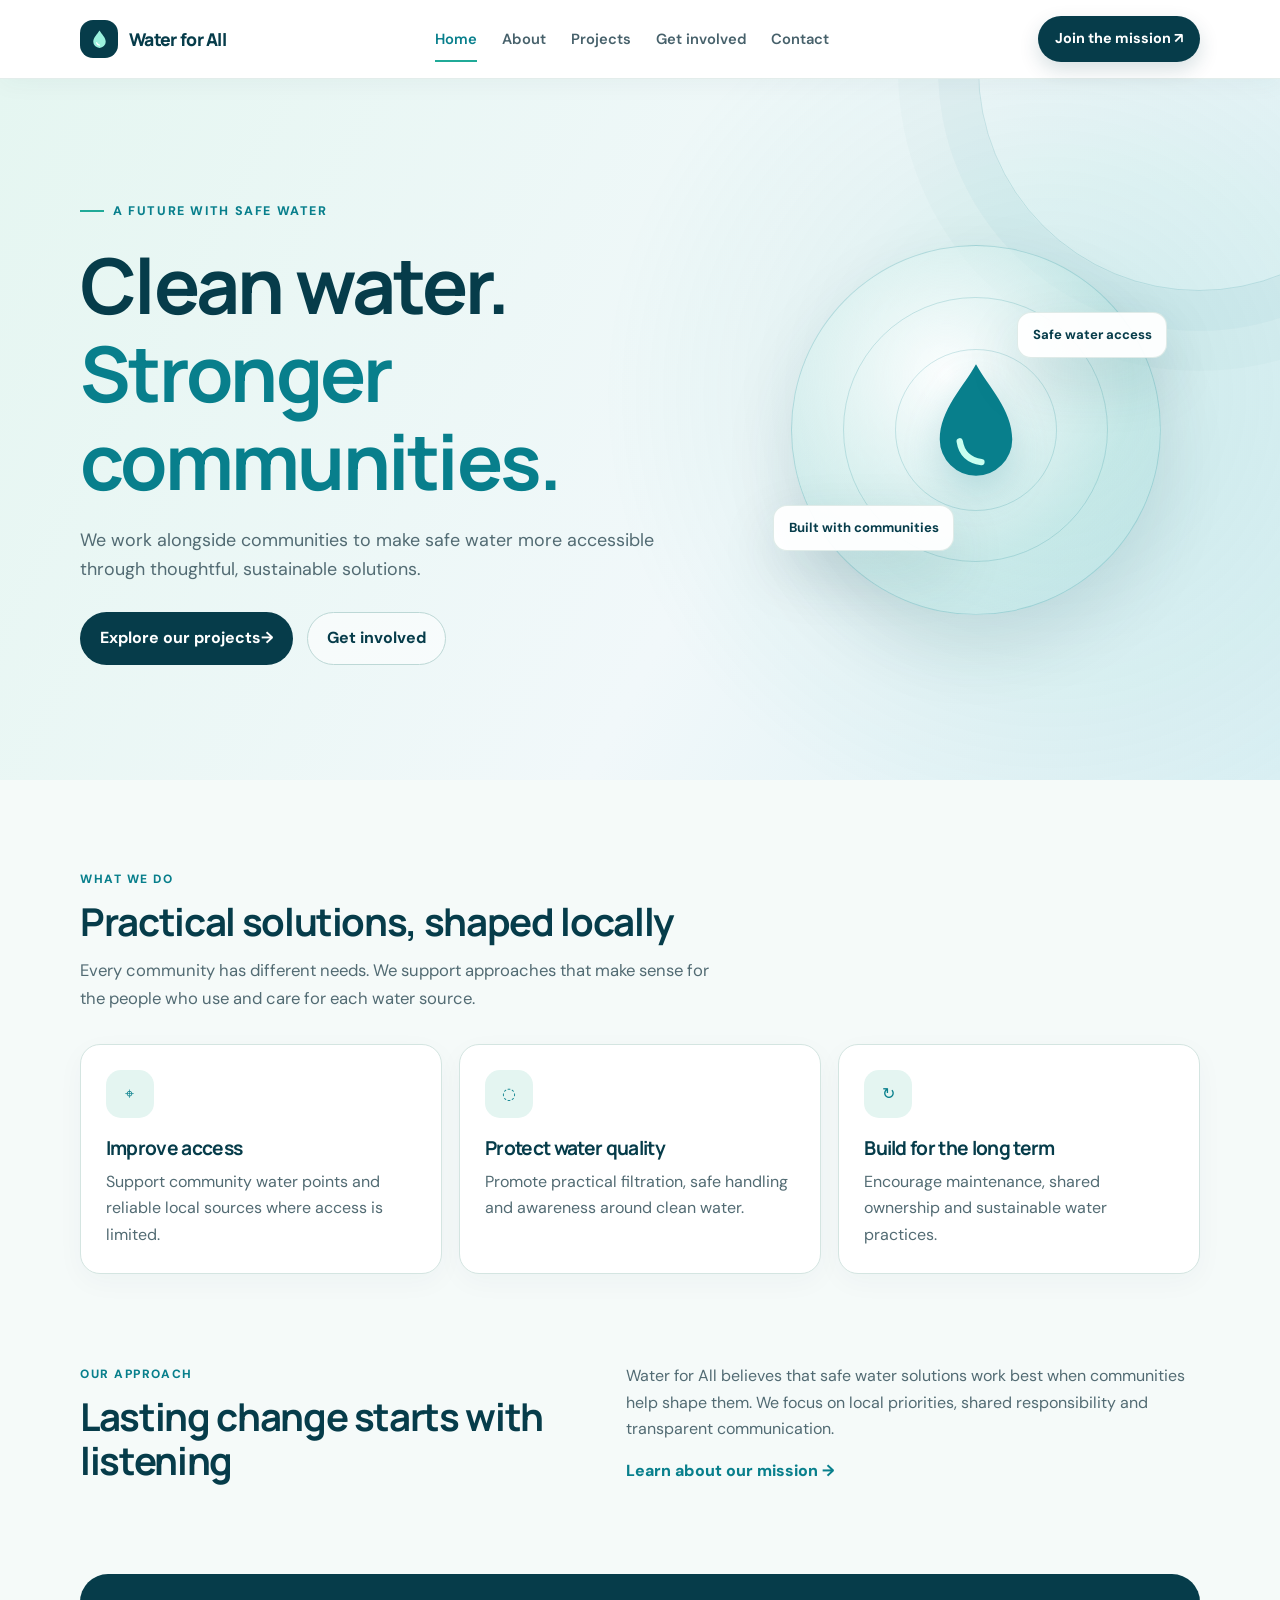
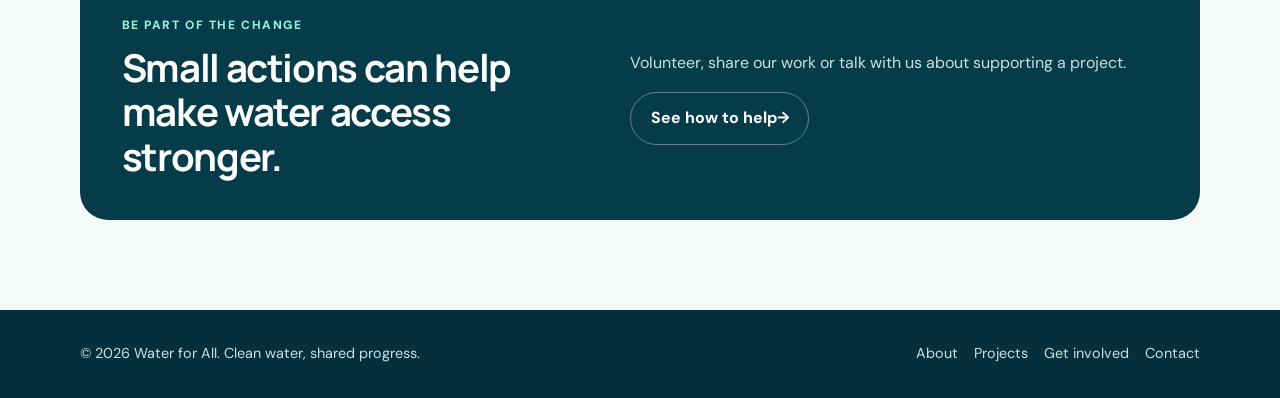
<file: index.html>
<!doctype html>
<html lang="en">
<head>
  <meta charset="utf-8">
  <meta name="viewport" content="width=device-width, initial-scale=1">
  <meta name="description" content="Water for All supports sustainable, community-led access to safe water through local projects, partnerships and practical action.">
  <meta name="theme-color" content="#073b4c">
  <meta property="og:type" content="website">
  <meta property="og:locale" content="en_UG">
  <meta property="og:site_name" content="Water for All">
  <meta property="og:title" content="Clean Water for Every Life | Water for All">
  <meta property="og:description" content="Water for All supports sustainable, community-led access to safe water through local projects, partnerships and practical action.">
  <link rel="icon" type="image/svg+xml" href="favicon.svg">
  <title>Clean Water for Every Life | Water for All</title>
  <link rel="preconnect" href="https://fonts.googleapis.com">
  <link rel="preconnect" href="https://fonts.gstatic.com" crossorigin>
  <link rel="stylesheet" href="style.css">
</head>
<body>
<a class="skip-link" href="#main">Skip to content</a>
<header class="site-header">
  <div class="container header-inner">
    <a class="brand" href="index.html"><span class="brand-mark"><svg viewBox="0 0 24 24" fill="none" aria-hidden="true"><path d="M12 2.5C9.8 6.2 5.5 10 5.5 14.3a6.5 6.5 0 0 0 13 0C18.5 10 14.2 6.2 12 2.5Z" fill="currentColor"/><path d="M9 15.4c.4 1.5 1.4 2.3 2.9 2.5" stroke="white" stroke-width="1.3" stroke-linecap="round"/></svg></span><span>Water for All</span></a>
    <button class="nav-toggle" type="button" aria-expanded="false" aria-controls="primary-navigation"><span>Menu</span><span class="nav-toggle-icon" aria-hidden="true">☰</span></button>
    <nav class="nav" id="primary-navigation" aria-label="Main navigation">
      <a class="nav-link" href="index.html" aria-current="page">Home</a>
      <a class="nav-link" href="about.html">About</a>
      <a class="nav-link" href="projects.html">Projects</a>
      <a class="nav-link" href="get-involved.html">Get involved</a>
      <a class="nav-link" href="contact.html">Contact</a>
    </nav>
    <a class="nav-cta" href="get-involved.html">Join the mission <span aria-hidden="true">↗</span></a>
  </div>
</header>
<main id="main">
<section class="hero"><div class="container hero-grid"><div>
  <span class="eyebrow">A future with safe water</span>
  <h1>Clean water.<br><span>Stronger communities.</span></h1>
  <p class="hero-copy">We work alongside communities to make safe water more accessible through thoughtful, sustainable solutions.</p>
  <div class="actions"><a class="button button-primary" href="projects.html">Explore our projects <span aria-hidden="true">→</span></a><a class="button button-secondary" href="get-involved.html">Get involved</a></div>
</div><div class="hero-art" aria-hidden="true"><div class="water-orbit"><span class="orbit-note note-top">Safe water access</span><span class="orbit-note note-bottom">Built with communities</span><svg class="drop-icon" viewBox="0 0 120 160" fill="none"><path d="M60 8C47 32 20 58 20 91a40 40 0 1 0 80 0C100 58 73 32 60 8Z" fill="#087f8c"/><path d="M42 93c2 13 10 21 24 23" stroke="#c9fff0" stroke-width="7" stroke-linecap="round"/></svg></div></div></div></section>
<section class="section"><div class="container"><div class="section-heading"><span class="kicker">What we do</span><h2>Practical solutions, shaped locally</h2><p>Every community has different needs. We support approaches that make sense for the people who use and care for each water source.</p></div>
<div class="feature-grid">
<article class="card"><span class="card-icon" aria-hidden="true">⌖</span><h3>Improve access</h3><p>Support community water points and reliable local sources where access is limited.</p></article>
<article class="card"><span class="card-icon" aria-hidden="true">◌</span><h3>Protect water quality</h3><p>Promote practical filtration, safe handling and awareness around clean water.</p></article>
<article class="card"><span class="card-icon" aria-hidden="true">↻</span><h3>Build for the long term</h3><p>Encourage maintenance, shared ownership and sustainable water practices.</p></article>
</div></div></section>
<section class="section" style="padding-top:0"><div class="container split"><div><span class="kicker">Our approach</span><h2>Lasting change starts with listening</h2></div><div><p>Water for All believes that safe water solutions work best when communities help shape them. We focus on local priorities, shared responsibility and transparent communication.</p><a class="text-link" href="about.html">Learn about our mission →</a></div></div></section>
<section class="section" style="padding-top:0"><div class="container callout"><div class="split"><div><span class="kicker" style="color:#9af1dd">Be part of the change</span><h2>Small actions can help make water access stronger.</h2></div><div><p>Volunteer, share our work or talk with us about supporting a project.</p><a class="button button-secondary" href="get-involved.html">See how to help <span aria-hidden="true">→</span></a></div></div></div></section>
</main>
<footer class="site-footer"><div class="container footer-inner"><p>© 2026 Water for All. Clean water, shared progress.</p><nav class="footer-links" aria-label="Footer navigation"><a href="about.html">About</a><a href="projects.html">Projects</a><a href="get-involved.html">Get involved</a><a href="contact.html">Contact</a></nav></div></footer>
  <script src="menu.js" defer></script>
</body>
</html>
</file>
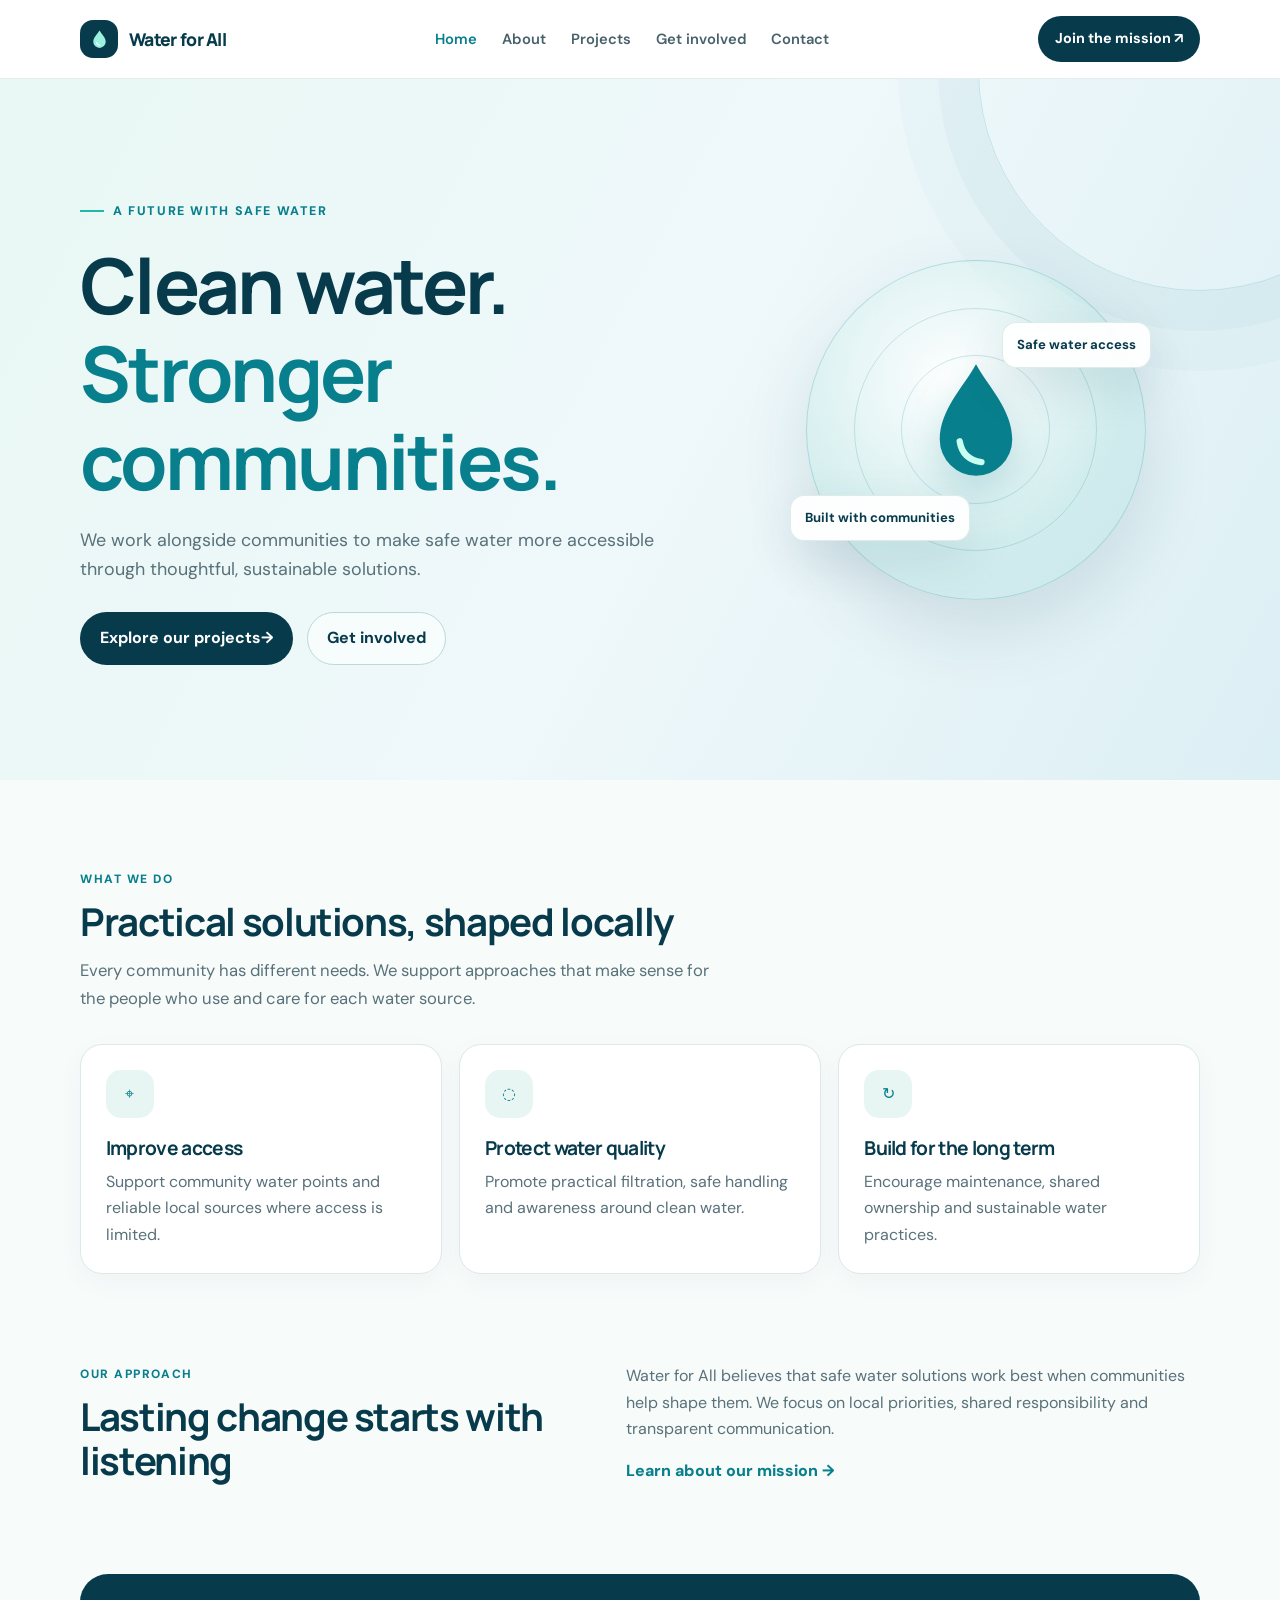
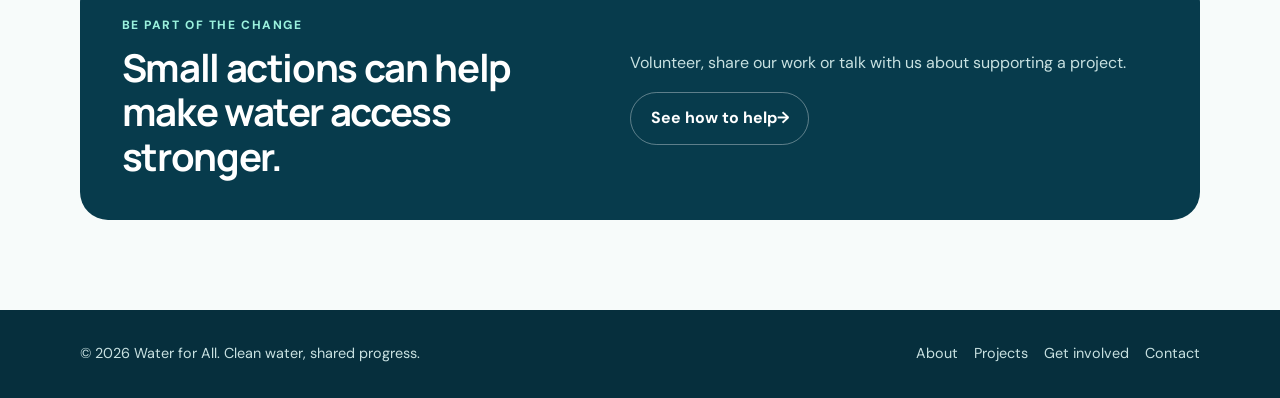
<file: Water and Sanitation project/index.html>
<!doctype html>
<html lang="en">
<head>
  <meta charset="utf-8">
  <meta name="viewport" content="width=device-width, initial-scale=1">
  <meta name="description" content="Water for All supports sustainable, community-led access to safe water through local projects, partnerships and practical action.">
  <meta name="theme-color" content="#073b4c">
  <title>Clean Water for Every Life | Water for All</title>
  <link rel="preconnect" href="https://fonts.googleapis.com">
  <link rel="preconnect" href="https://fonts.gstatic.com" crossorigin>
  <link rel="stylesheet" href="style.css">
</head>
<body>
<a class="skip-link" href="#main">Skip to content</a>
<header class="site-header">
  <div class="container header-inner">
    <a class="brand" href="index.html"><span class="brand-mark"><svg viewBox="0 0 24 24" fill="none" aria-hidden="true"><path d="M12 2.5C9.8 6.2 5.5 10 5.5 14.3a6.5 6.5 0 0 0 13 0C18.5 10 14.2 6.2 12 2.5Z" fill="currentColor"/><path d="M9 15.4c.4 1.5 1.4 2.3 2.9 2.5" stroke="white" stroke-width="1.3" stroke-linecap="round"/></svg></span><span>Water for All</span></a>
    <nav class="nav" aria-label="Main navigation">
      <a class="nav-link" href="index.html" aria-current="page">Home</a>
      <a class="nav-link" href="about.html">About</a>
      <a class="nav-link" href="projects.html">Projects</a>
      <a class="nav-link" href="get-involved.html">Get involved</a>
      <a class="nav-link" href="contact.html">Contact</a>
    </nav>
    <a class="nav-cta" href="get-involved.html">Join the mission <span aria-hidden="true">↗</span></a>
  </div>
</header>
<main id="main">
<section class="hero"><div class="container hero-grid"><div>
  <span class="eyebrow">A future with safe water</span>
  <h1>Clean water.<br><span>Stronger communities.</span></h1>
  <p class="hero-copy">We work alongside communities to make safe water more accessible through thoughtful, sustainable solutions.</p>
  <div class="actions"><a class="button button-primary" href="projects.html">Explore our projects <span aria-hidden="true">→</span></a><a class="button button-secondary" href="get-involved.html">Get involved</a></div>
</div><div class="hero-art" aria-hidden="true"><div class="water-orbit"><span class="orbit-note note-top">Safe water access</span><span class="orbit-note note-bottom">Built with communities</span><svg class="drop-icon" viewBox="0 0 120 160" fill="none"><path d="M60 8C47 32 20 58 20 91a40 40 0 1 0 80 0C100 58 73 32 60 8Z" fill="#087f8c"/><path d="M42 93c2 13 10 21 24 23" stroke="#c9fff0" stroke-width="7" stroke-linecap="round"/></svg></div></div></div></section>
<section class="section"><div class="container"><div class="section-heading"><span class="kicker">What we do</span><h2>Practical solutions, shaped locally</h2><p>Every community has different needs. We support approaches that make sense for the people who use and care for each water source.</p></div>
<div class="feature-grid">
<article class="card"><span class="card-icon" aria-hidden="true">⌖</span><h3>Improve access</h3><p>Support community water points and reliable local sources where access is limited.</p></article>
<article class="card"><span class="card-icon" aria-hidden="true">◌</span><h3>Protect water quality</h3><p>Promote practical filtration, safe handling and awareness around clean water.</p></article>
<article class="card"><span class="card-icon" aria-hidden="true">↻</span><h3>Build for the long term</h3><p>Encourage maintenance, shared ownership and sustainable water practices.</p></article>
</div></div></section>
<section class="section" style="padding-top:0"><div class="container split"><div><span class="kicker">Our approach</span><h2>Lasting change starts with listening</h2></div><div><p>Water for All believes that safe water solutions work best when communities help shape them. We focus on local priorities, shared responsibility and transparent communication.</p><a class="text-link" href="about.html">Learn about our mission →</a></div></div></section>
<section class="section" style="padding-top:0"><div class="container callout"><div class="split"><div><span class="kicker" style="color:#9af1dd">Be part of the change</span><h2>Small actions can help make water access stronger.</h2></div><div><p>Volunteer, share our work or talk with us about supporting a project.</p><a class="button button-secondary" href="get-involved.html">See how to help <span aria-hidden="true">→</span></a></div></div></div></section>
</main>
<footer class="site-footer"><div class="container footer-inner"><p>© 2026 Water for All. Clean water, shared progress.</p><nav class="footer-links" aria-label="Footer navigation"><a href="about.html">About</a><a href="projects.html">Projects</a><a href="get-involved.html">Get involved</a><a href="contact.html">Contact</a></nav></div></footer>
</body>
</html>
</file>
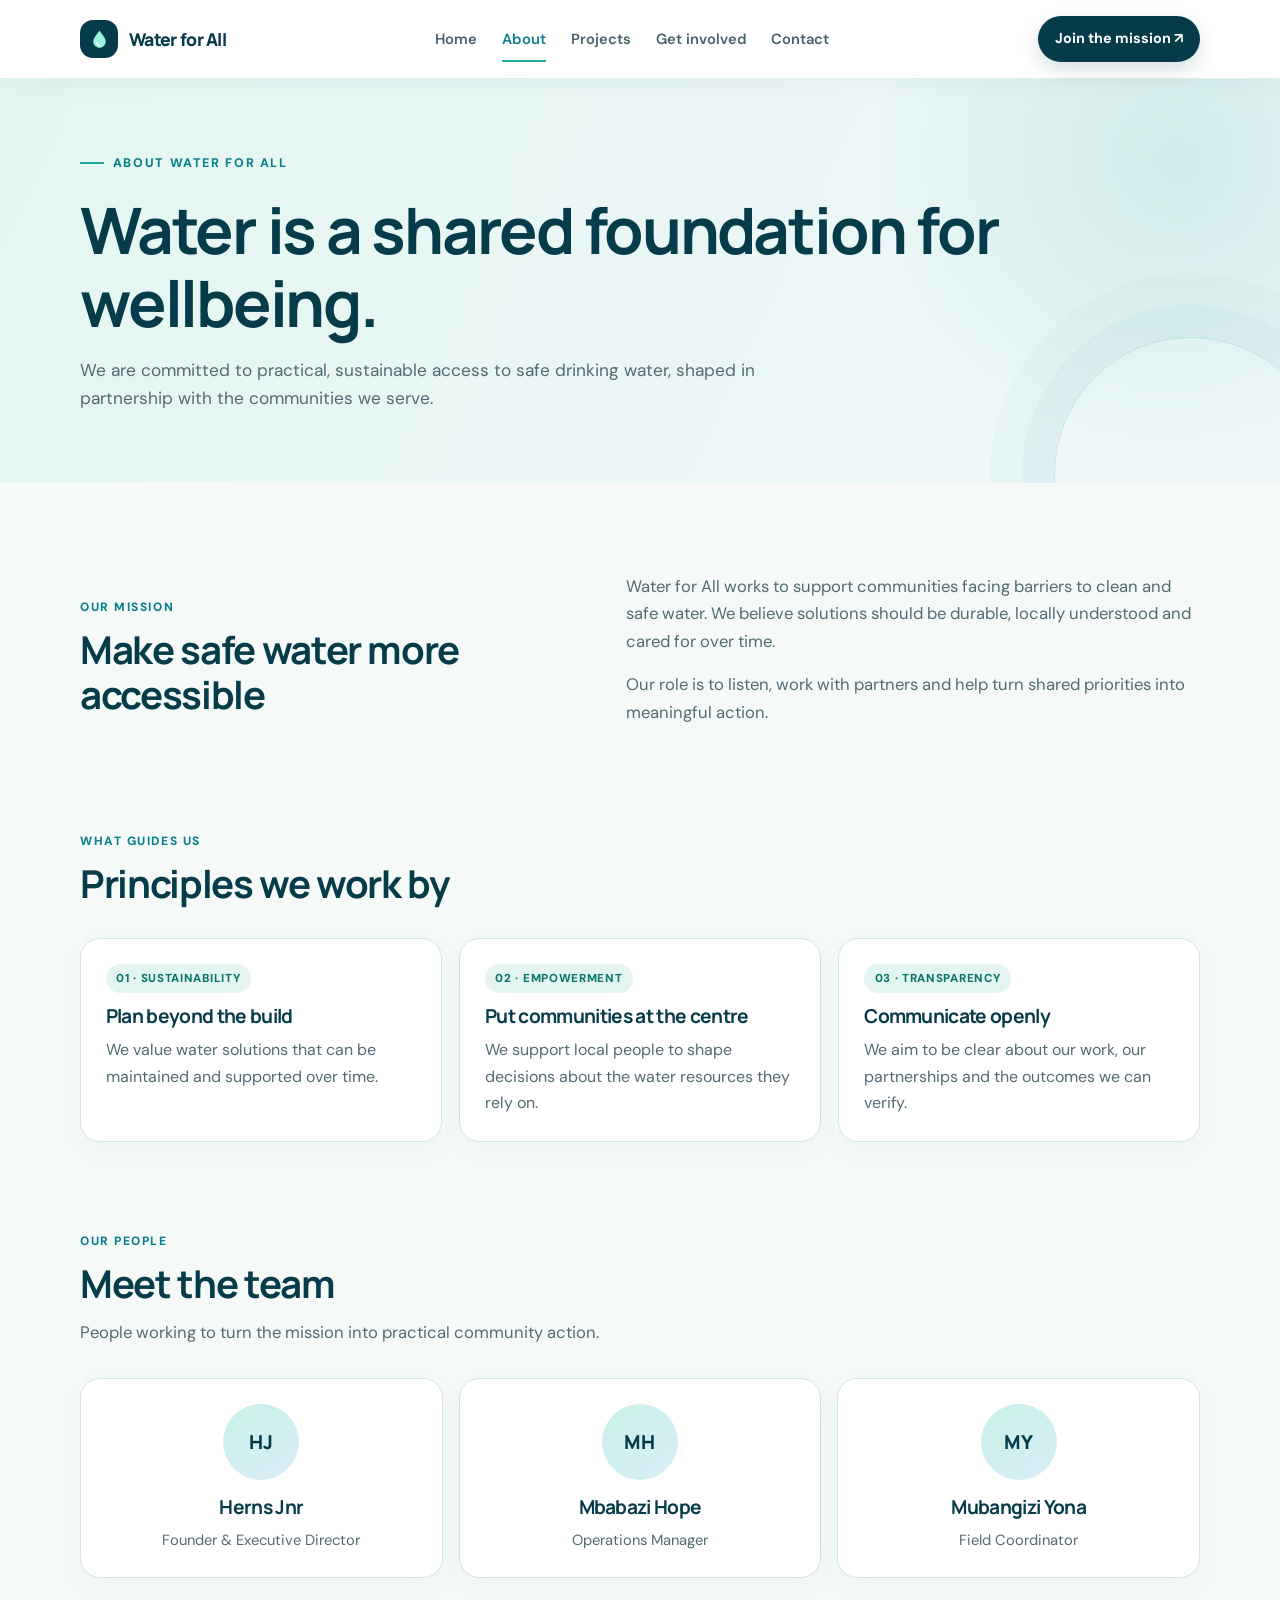
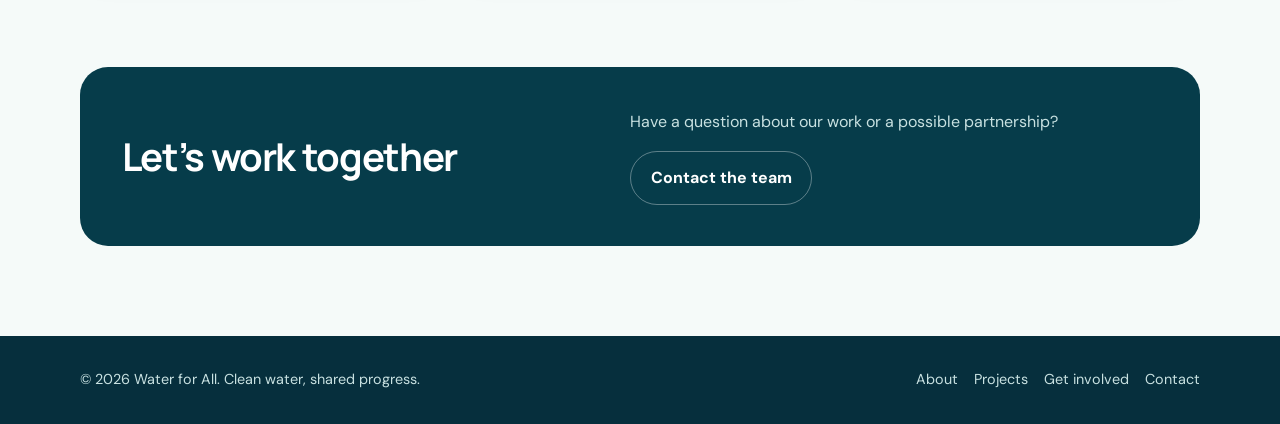
<file: about.html>
<!doctype html>
<html lang="en">
<head>
  <meta charset="utf-8">
  <meta name="viewport" content="width=device-width, initial-scale=1">
  <meta name="description" content="Learn about Water for All's mission, principles and team.">
  <meta name="theme-color" content="#073b4c">
  <meta property="og:type" content="website">
  <meta property="og:locale" content="en_UG">
  <meta property="og:site_name" content="Water for All">
  <meta property="og:title" content="About us | Water for All">
  <meta property="og:description" content="Learn about Water for All's mission, principles and team.">
  <link rel="icon" type="image/svg+xml" href="favicon.svg">
  <title>About us | Water for All</title>
  <link rel="preconnect" href="https://fonts.googleapis.com">
  <link rel="preconnect" href="https://fonts.gstatic.com" crossorigin>
  <link rel="stylesheet" href="style.css">
</head>
<body>
<a class="skip-link" href="#main">Skip to content</a>
<header class="site-header">
  <div class="container header-inner">
    <a class="brand" href="index.html"><span class="brand-mark"><svg viewBox="0 0 24 24" fill="none" aria-hidden="true"><path d="M12 2.5C9.8 6.2 5.5 10 5.5 14.3a6.5 6.5 0 0 0 13 0C18.5 10 14.2 6.2 12 2.5Z" fill="currentColor"/><path d="M9 15.4c.4 1.5 1.4 2.3 2.9 2.5" stroke="white" stroke-width="1.3" stroke-linecap="round"/></svg></span><span>Water for All</span></a>
    <button class="nav-toggle" type="button" aria-expanded="false" aria-controls="primary-navigation"><span>Menu</span><span class="nav-toggle-icon" aria-hidden="true">☰</span></button>
    <nav class="nav" id="primary-navigation" aria-label="Main navigation">
      <a class="nav-link" href="index.html">Home</a>
      <a class="nav-link" href="about.html" aria-current="page">About</a>
      <a class="nav-link" href="projects.html">Projects</a>
      <a class="nav-link" href="get-involved.html">Get involved</a>
      <a class="nav-link" href="contact.html">Contact</a>
    </nav>
    <a class="nav-cta" href="get-involved.html">Join the mission <span aria-hidden="true">↗</span></a>
  </div>
</header>
<main id="main">
<section class="page-hero"><div class="container"><span class="eyebrow">About Water for All</span><h1>Water is a shared foundation for wellbeing.</h1><p>We are committed to practical, sustainable access to safe drinking water, shaped in partnership with the communities we serve.</p></div></section>
<section class="section"><div class="container split"><div class="text-block"><span class="kicker">Our mission</span><h2>Make safe water more accessible</h2></div><div class="text-block"><p>Water for All works to support communities facing barriers to clean and safe water. We believe solutions should be durable, locally understood and cared for over time.</p><p>Our role is to listen, work with partners and help turn shared priorities into meaningful action.</p></div></div></section>
<section class="section" style="padding-top:0"><div class="container"><div class="section-heading"><span class="kicker">What guides us</span><h2>Principles we work by</h2></div><div class="values-grid">
<article class="card"><span class="pill">01 · Sustainability</span><h3>Plan beyond the build</h3><p>We value water solutions that can be maintained and supported over time.</p></article>
<article class="card"><span class="pill">02 · Empowerment</span><h3>Put communities at the centre</h3><p>We support local people to shape decisions about the water resources they rely on.</p></article>
<article class="card"><span class="pill">03 · Transparency</span><h3>Communicate openly</h3><p>We aim to be clear about our work, our partnerships and the outcomes we can verify.</p></article>
</div></div></section>
<section class="section" style="padding-top:0"><div class="container"><div class="section-heading"><span class="kicker">Our people</span><h2>Meet the team</h2><p>People working to turn the mission into practical community action.</p></div><div class="team-grid">
<article class="card person"><span class="avatar" aria-hidden="true">HJ</span><h3>Herns Jnr</h3><p>Founder &amp; Executive Director</p></article>
<article class="card person"><span class="avatar" aria-hidden="true">MH</span><h3>Mbabazi Hope</h3><p>Operations Manager</p></article>
<article class="card person"><span class="avatar" aria-hidden="true">MY</span><h3>Mubangizi Yona</h3><p>Field Coordinator</p></article>
</div></div></section>
<section class="section" style="padding-top:0"><div class="container callout"><div class="split"><div><h2>Let’s work together</h2></div><div><p>Have a question about our work or a possible partnership?</p><a class="button button-secondary" href="contact.html">Contact the team</a></div></div></div></section>
</main>
<footer class="site-footer"><div class="container footer-inner"><p>© 2026 Water for All. Clean water, shared progress.</p><nav class="footer-links" aria-label="Footer navigation"><a href="about.html">About</a><a href="projects.html">Projects</a><a href="get-involved.html">Get involved</a><a href="contact.html">Contact</a></nav></div></footer>
  <script src="menu.js" defer></script>
</body>
</html>
</file>
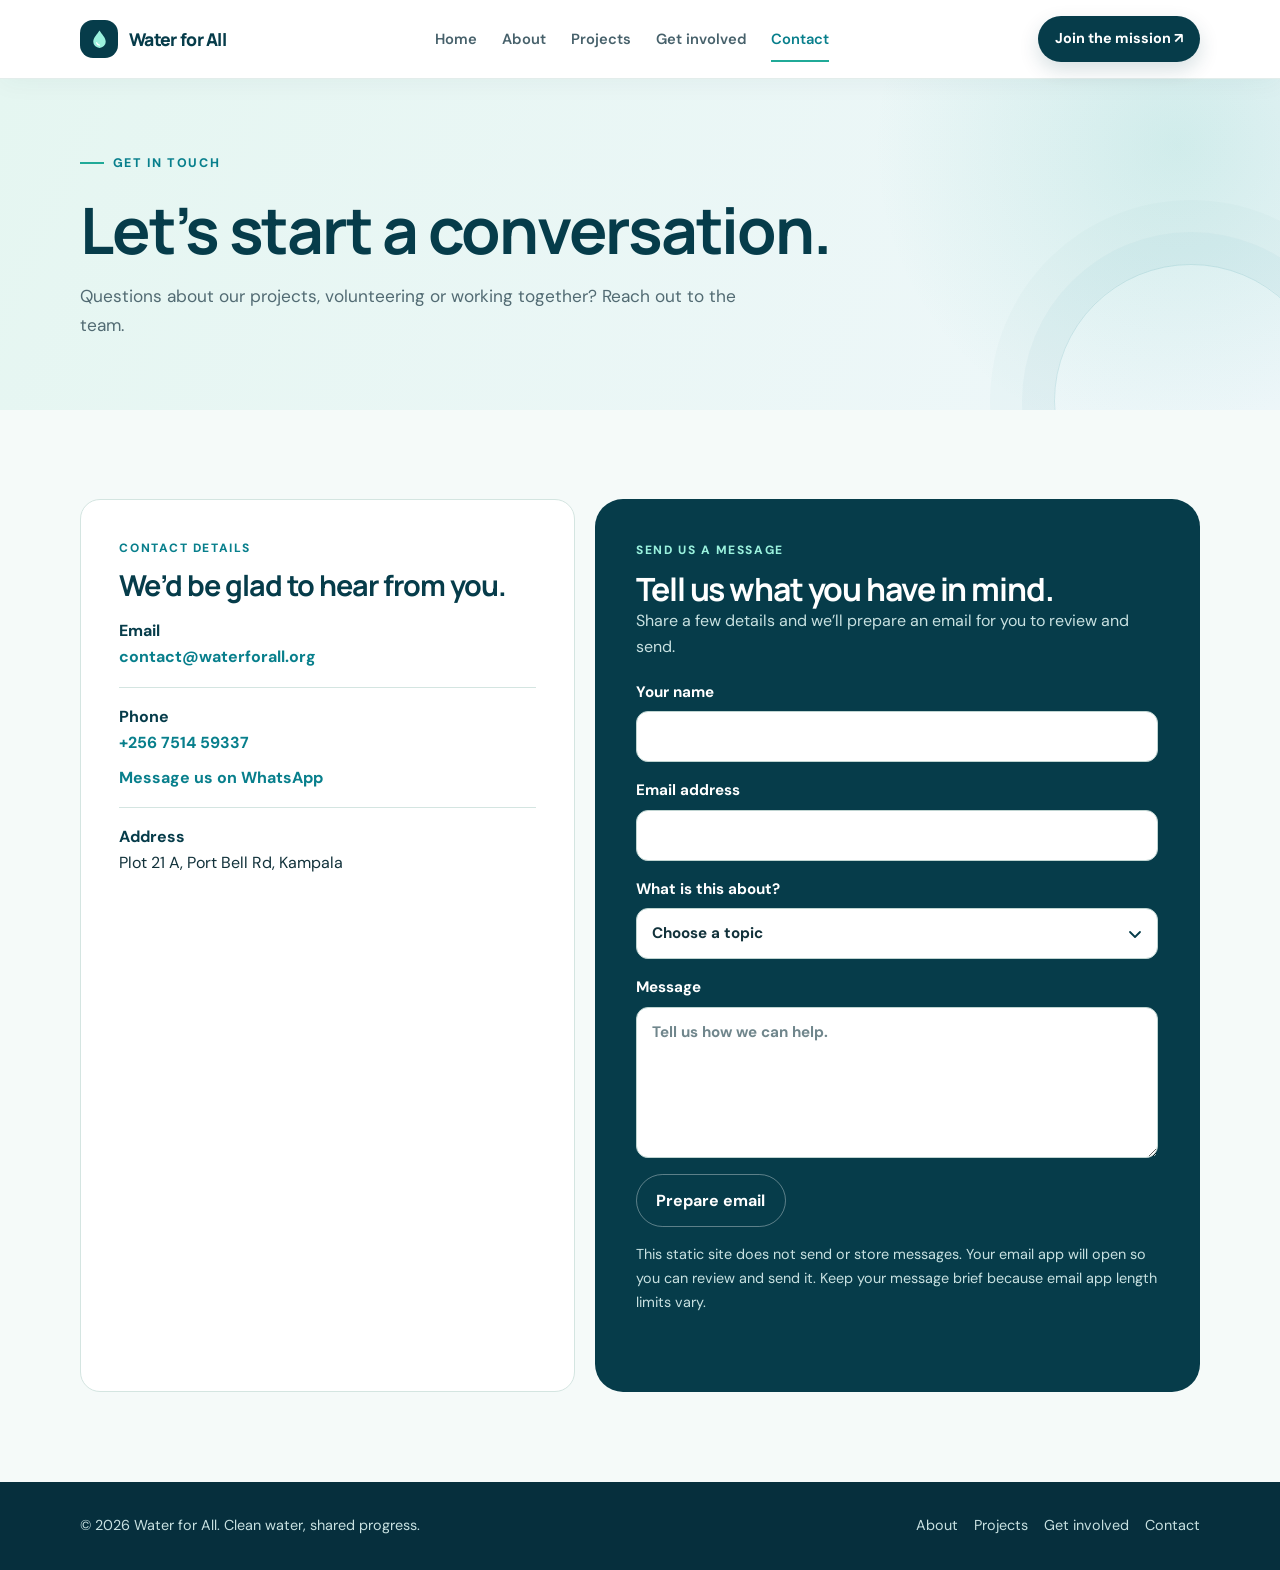
<file: contact.html>
<!doctype html>
<html lang="en">
<head>
  <meta charset="utf-8">
  <meta name="viewport" content="width=device-width, initial-scale=1">
  <meta name="description" content="Contact Water for All about projects, volunteering, partnerships or supporting clean water access.">
  <meta name="theme-color" content="#073b4c">
  <meta property="og:type" content="website">
  <meta property="og:locale" content="en_UG">
  <meta property="og:site_name" content="Water for All">
  <meta property="og:title" content="Contact us | Water for All">
  <meta property="og:description" content="Contact Water for All about projects, volunteering, partnerships or supporting clean water access.">
  <link rel="icon" type="image/svg+xml" href="favicon.svg">
  <title>Contact us | Water for All</title>
  <link rel="preconnect" href="https://fonts.googleapis.com">
  <link rel="preconnect" href="https://fonts.gstatic.com" crossorigin>
  <link rel="stylesheet" href="style.css">
</head>
<body>
<a class="skip-link" href="#main">Skip to content</a>
<header class="site-header">
  <div class="container header-inner">
    <a class="brand" href="index.html"><span class="brand-mark"><svg viewBox="0 0 24 24" fill="none" aria-hidden="true"><path d="M12 2.5C9.8 6.2 5.5 10 5.5 14.3a6.5 6.5 0 0 0 13 0C18.5 10 14.2 6.2 12 2.5Z" fill="currentColor"/><path d="M9 15.4c.4 1.5 1.4 2.3 2.9 2.5" stroke="white" stroke-width="1.3" stroke-linecap="round"/></svg></span><span>Water for All</span></a>
    <button class="nav-toggle" type="button" aria-expanded="false" aria-controls="primary-navigation"><span>Menu</span><span class="nav-toggle-icon" aria-hidden="true">☰</span></button>
    <nav class="nav" id="primary-navigation" aria-label="Main navigation">
      <a class="nav-link" href="index.html">Home</a>
      <a class="nav-link" href="about.html">About</a>
      <a class="nav-link" href="projects.html">Projects</a>
      <a class="nav-link" href="get-involved.html">Get involved</a>
      <a class="nav-link" href="contact.html" aria-current="page">Contact</a>
    </nav>
    <a class="nav-cta" href="get-involved.html">Join the mission <span aria-hidden="true">↗</span></a>
  </div>
</header>
<main id="main">
<section class="page-hero"><div class="container"><span class="eyebrow">Get in touch</span><h1>Let’s start a conversation.</h1><p>Questions about our projects, volunteering or working together? Reach out to the team.</p></div></section>
<section class="section"><div class="container contact-layout">
<div class="contact-panel"><span class="kicker">Contact details</span><h2 style="font-size:1.8rem">We’d be glad to hear from you.</h2><div class="contact-method"><strong>Email</strong><a href="mailto:contact@waterforall.org">contact@waterforall.org</a></div><div class="contact-method"><strong>Phone</strong><a href="tel:+256751459337">+256 7514 59337</a><br><a class="whatsapp-link" href="https://wa.me/256751459337" target="_blank" rel="noopener noreferrer">Message us on WhatsApp</a></div><div class="contact-method"><strong>Address</strong><span>Plot 21 A, Port Bell Rd, Kampala</span></div></div>
<div class="callout contact-form-panel">
  <span class="kicker" style="color:#9af1dd">Send us a message</span>
  <h2 style="font-size:2rem">Tell us what you have in mind.</h2>
  <p>Share a few details and we’ll prepare an email for you to review and send.</p>
  <form class="contact-form" data-email-form>
    <label for="contact-name">Your name
      <input id="contact-name" name="name" autocomplete="name" required>
    </label>
    <label for="contact-email">Email address
      <input id="contact-email" name="email" type="email" autocomplete="email" required>
    </label>
    <label for="contact-topic">What is this about?
      <select id="contact-topic" name="topic" required>
        <option value="">Choose a topic</option>
        <option>Community water points</option>
        <option>Water quality projects</option>
        <option>Rainwater harvesting</option>
        <option>Volunteering</option>
        <option>Partnership or giving</option>
        <option>Other</option>
      </select>
    </label>
    <label for="contact-message">Message
      <textarea id="contact-message" name="message" rows="5" maxlength="1000" required placeholder="Tell us how we can help."></textarea>
    </label>
    <button class="button button-secondary" type="submit">Prepare email</button>
    <p class="form-note">This static site does not send or store messages. Your email app will open so you can review and send it. Keep your message brief because email app length limits vary.</p>
    <p class="form-status" role="status" aria-live="polite"></p>
  </form>
</div>
</div></section>
</main>
<footer class="site-footer"><div class="container footer-inner"><p>© 2026 Water for All. Clean water, shared progress.</p><nav class="footer-links" aria-label="Footer navigation"><a href="about.html">About</a><a href="projects.html">Projects</a><a href="get-involved.html">Get involved</a><a href="contact.html">Contact</a></nav></div></footer>
<script src="contact.js" defer></script>
  <script src="menu.js" defer></script>
</body>
</html>
</file>
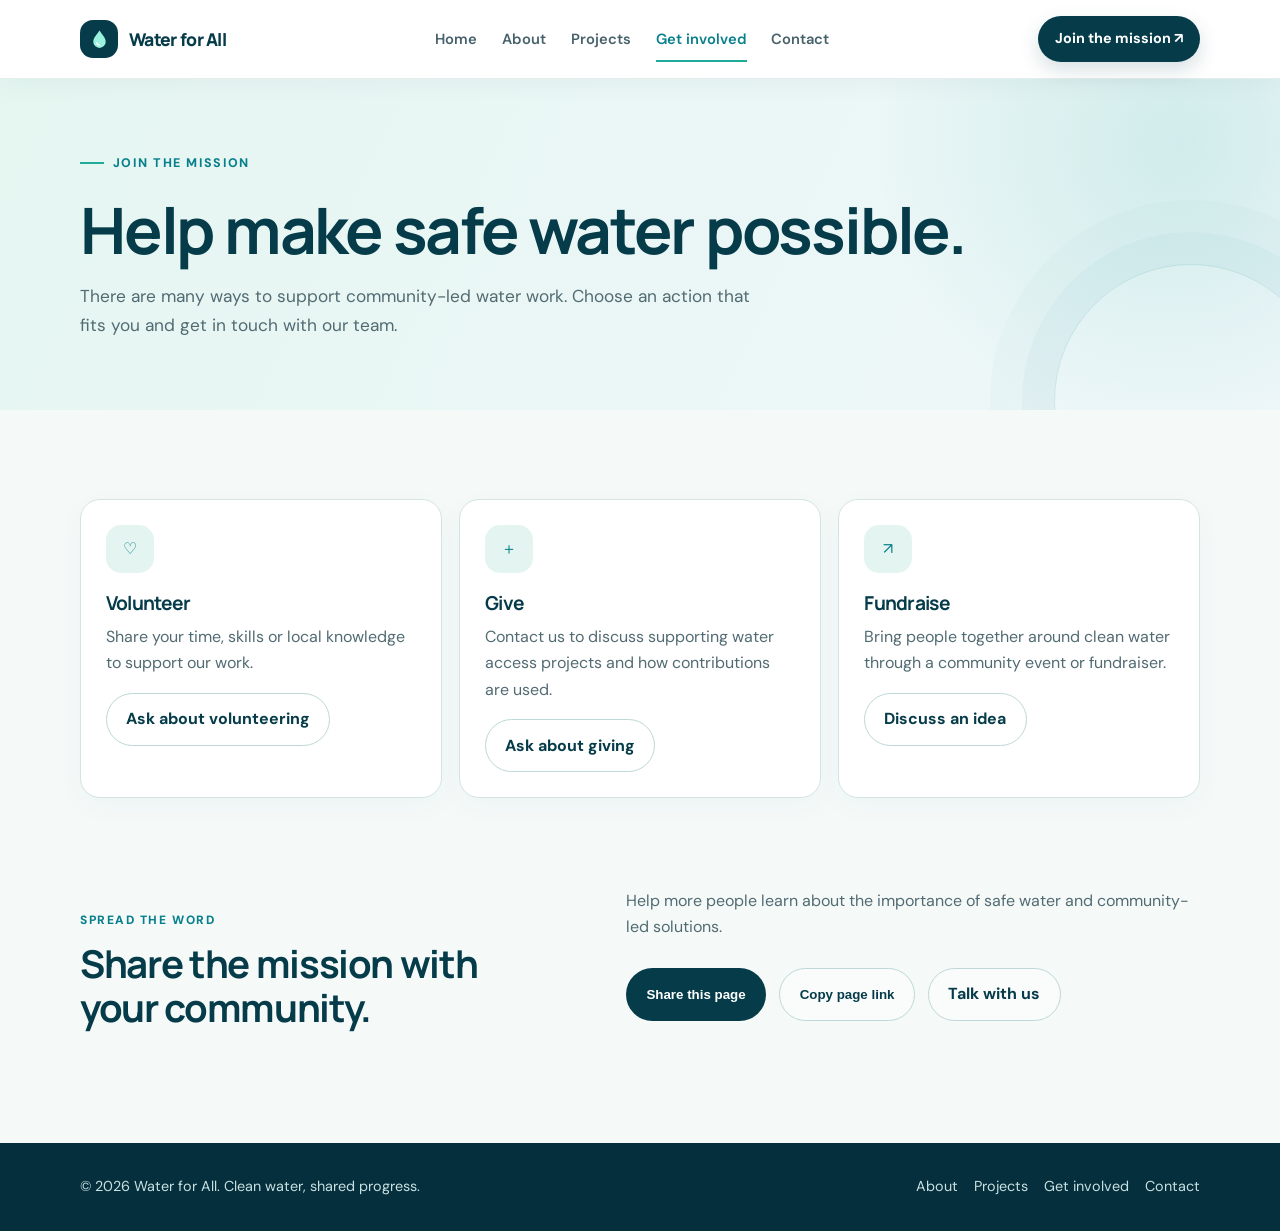
<file: get-involved.html>
<!doctype html>
<html lang="en">
<head>
  <meta charset="utf-8">
  <meta name="viewport" content="width=device-width, initial-scale=1">
  <meta name="description" content="Find ways to support Water for All through volunteering, giving, fundraising or sharing the mission.">
  <meta name="theme-color" content="#073b4c">
  <meta property="og:type" content="website">
  <meta property="og:locale" content="en_UG">
  <meta property="og:site_name" content="Water for All">
  <meta property="og:title" content="Get involved | Water for All">
  <meta property="og:description" content="Find ways to support Water for All through volunteering, giving, fundraising or sharing the mission.">
  <link rel="icon" type="image/svg+xml" href="favicon.svg">
  <title>Get involved | Water for All</title>
  <link rel="preconnect" href="https://fonts.googleapis.com">
  <link rel="preconnect" href="https://fonts.gstatic.com" crossorigin>
  <link rel="stylesheet" href="style.css">
</head>
<body>
<a class="skip-link" href="#main">Skip to content</a>
<header class="site-header">
  <div class="container header-inner">
    <a class="brand" href="index.html"><span class="brand-mark"><svg viewBox="0 0 24 24" fill="none" aria-hidden="true"><path d="M12 2.5C9.8 6.2 5.5 10 5.5 14.3a6.5 6.5 0 0 0 13 0C18.5 10 14.2 6.2 12 2.5Z" fill="currentColor"/><path d="M9 15.4c.4 1.5 1.4 2.3 2.9 2.5" stroke="white" stroke-width="1.3" stroke-linecap="round"/></svg></span><span>Water for All</span></a>
    <button class="nav-toggle" type="button" aria-expanded="false" aria-controls="primary-navigation"><span>Menu</span><span class="nav-toggle-icon" aria-hidden="true">☰</span></button>
    <nav class="nav" id="primary-navigation" aria-label="Main navigation">
      <a class="nav-link" href="index.html">Home</a>
      <a class="nav-link" href="about.html">About</a>
      <a class="nav-link" href="projects.html">Projects</a>
      <a class="nav-link" href="get-involved.html" aria-current="page">Get involved</a>
      <a class="nav-link" href="contact.html">Contact</a>
    </nav>
    <a class="nav-cta" href="get-involved.html">Join the mission <span aria-hidden="true">↗</span></a>
  </div>
</header>
<main id="main">
<section class="page-hero"><div class="container"><span class="eyebrow">Join the mission</span><h1>Help make safe water possible.</h1><p>There are many ways to support community-led water work. Choose an action that fits you and get in touch with our team.</p></div></section>
<section class="section"><div class="container"><div class="involve-grid">
<article class="card"><span class="card-icon" aria-hidden="true">♡</span><h3>Volunteer</h3><p>Share your time, skills or local knowledge to support our work.</p><a class="button button-secondary" href="mailto:contact@waterforall.org?subject=Volunteering%20with%20Water%20for%20All">Ask about volunteering</a></article>
<article class="card"><span class="card-icon" aria-hidden="true">＋</span><h3>Give</h3><p>Contact us to discuss supporting water access projects and how contributions are used.</p><a class="button button-secondary" href="mailto:contact@waterforall.org?subject=Supporting%20Water%20for%20All">Ask about giving</a></article>
<article class="card"><span class="card-icon" aria-hidden="true">↗</span><h3>Fundraise</h3><p>Bring people together around clean water through a community event or fundraiser.</p><a class="button button-secondary" href="mailto:contact@waterforall.org?subject=Fundraising%20for%20Water%20for%20All">Discuss an idea</a></article>
</div></div></section>
<section class="section" style="padding-top:0"><div class="container split"><div><span class="kicker">Spread the word</span><h2>Share the mission with your community.</h2></div><div><p>Help more people learn about the importance of safe water and community-led solutions.</p><div class="actions"><button class="button button-primary" type="button" data-share-page>Share this page</button><button class="button button-secondary" type="button" data-copy-page>Copy page link</button><a class="button button-secondary" href="contact.html">Talk with us</a></div><p class="share-status" role="status" aria-live="polite" data-share-status></p></div></div></section>
</main>
<footer class="site-footer"><div class="container footer-inner"><p>© 2026 Water for All. Clean water, shared progress.</p><nav class="footer-links" aria-label="Footer navigation"><a href="about.html">About</a><a href="projects.html">Projects</a><a href="get-involved.html">Get involved</a><a href="contact.html">Contact</a></nav></div></footer>
  <script src="menu.js" defer></script>
  <script src="share.js" defer></script>
</body>
</html>
</file>
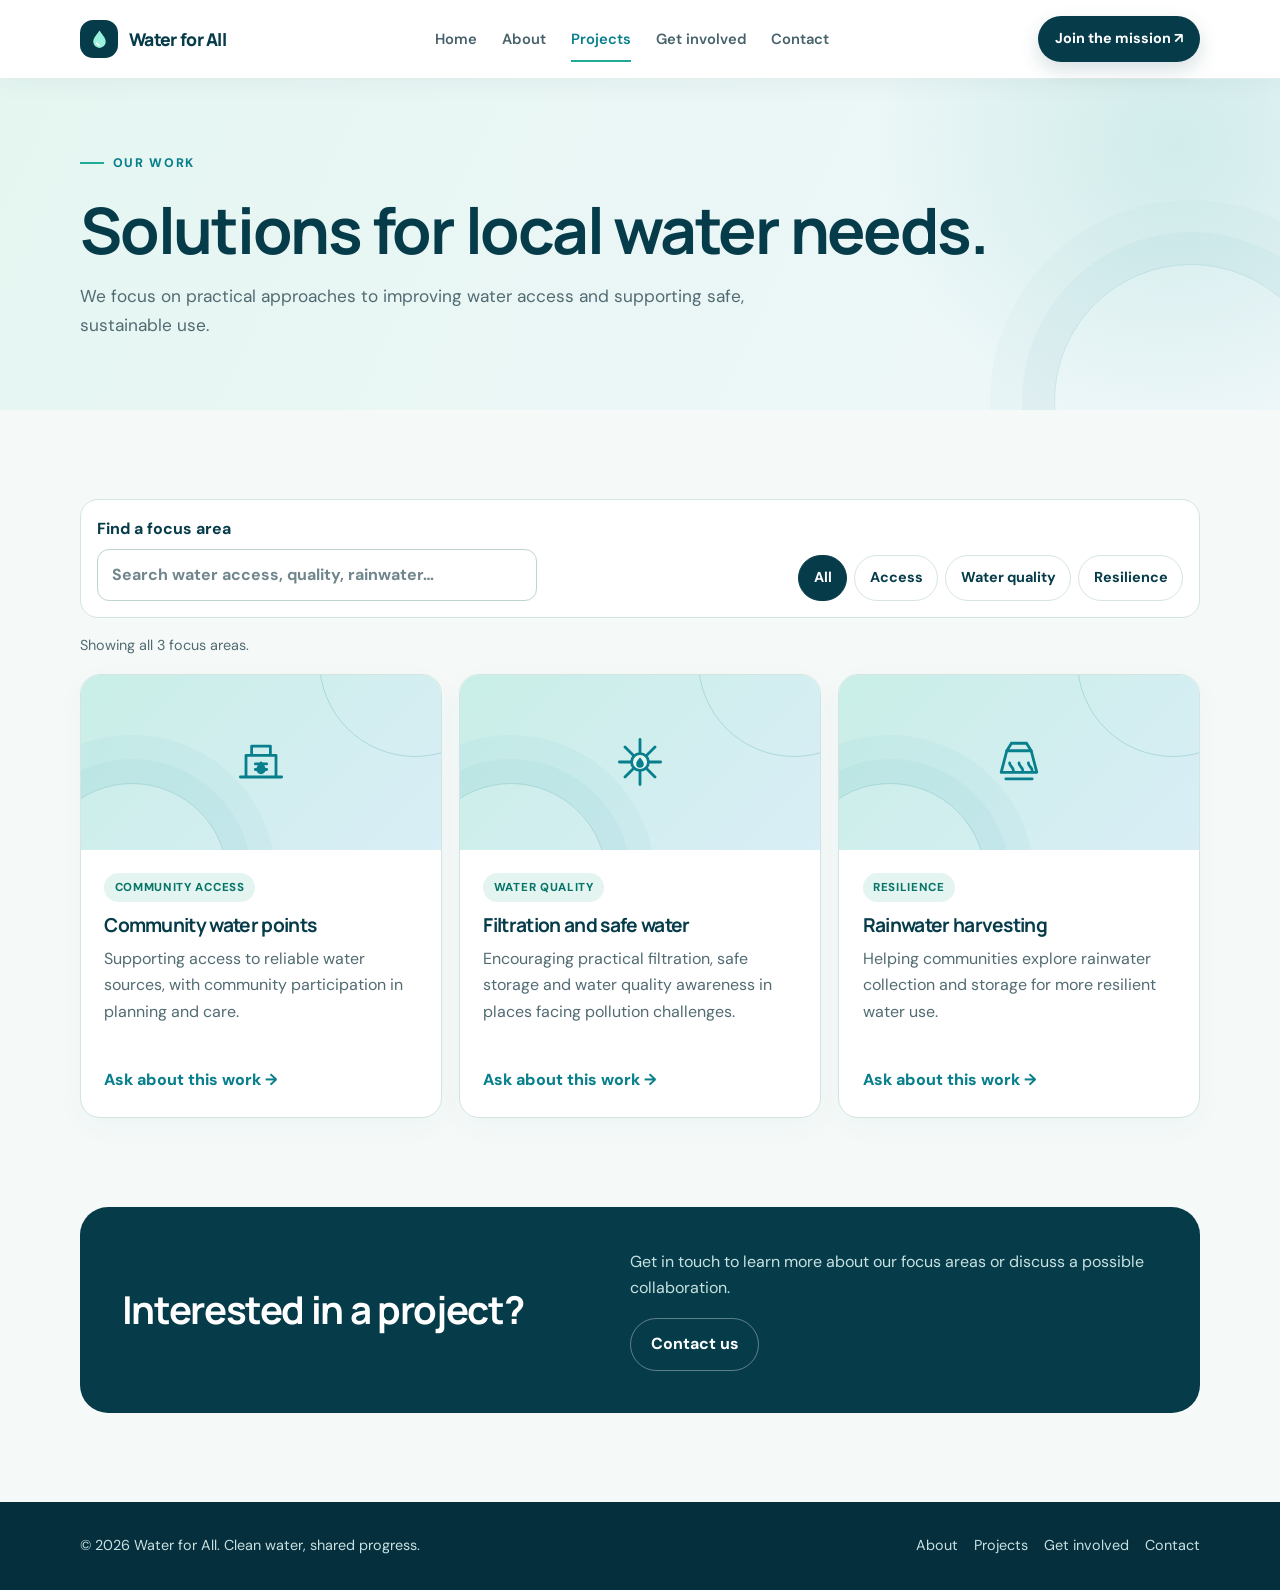
<file: projects.html>
<!doctype html>
<html lang="en">
<head>
  <meta charset="utf-8">
  <meta name="viewport" content="width=device-width, initial-scale=1">
  <meta name="description" content="Explore Water for All's focus areas in community water access, water quality and rainwater harvesting.">
  <meta name="theme-color" content="#073b4c">
  <meta property="og:type" content="website">
  <meta property="og:locale" content="en_UG">
  <meta property="og:site_name" content="Water for All">
  <meta property="og:title" content="Our projects | Water for All">
  <meta property="og:description" content="Explore Water for All's focus areas in community water access, water quality and rainwater harvesting.">
  <link rel="icon" type="image/svg+xml" href="favicon.svg">
  <title>Our projects | Water for All</title>
  <link rel="preconnect" href="https://fonts.googleapis.com">
  <link rel="preconnect" href="https://fonts.gstatic.com" crossorigin>
  <link rel="stylesheet" href="style.css">
</head>
<body>
<a class="skip-link" href="#main">Skip to content</a>
<header class="site-header">
  <div class="container header-inner">
    <a class="brand" href="index.html"><span class="brand-mark"><svg viewBox="0 0 24 24" fill="none" aria-hidden="true"><path d="M12 2.5C9.8 6.2 5.5 10 5.5 14.3a6.5 6.5 0 0 0 13 0C18.5 10 14.2 6.2 12 2.5Z" fill="currentColor"/><path d="M9 15.4c.4 1.5 1.4 2.3 2.9 2.5" stroke="white" stroke-width="1.3" stroke-linecap="round"/></svg></span><span>Water for All</span></a>
    <button class="nav-toggle" type="button" aria-expanded="false" aria-controls="primary-navigation"><span>Menu</span><span class="nav-toggle-icon" aria-hidden="true">☰</span></button>
    <nav class="nav" id="primary-navigation" aria-label="Main navigation">
      <a class="nav-link" href="index.html">Home</a>
      <a class="nav-link" href="about.html">About</a>
      <a class="nav-link" href="projects.html" aria-current="page">Projects</a>
      <a class="nav-link" href="get-involved.html">Get involved</a>
      <a class="nav-link" href="contact.html">Contact</a>
    </nav>
    <a class="nav-cta" href="get-involved.html">Join the mission <span aria-hidden="true">↗</span></a>
  </div>
</header>
<main id="main">
<section class="page-hero"><div class="container"><span class="eyebrow">Our work</span><h1>Solutions for local water needs.</h1><p>We focus on practical approaches to improving water access and supporting safe, sustainable use.</p></div></section>
<section class="section"><div class="container">
<div class="project-toolbar">
  <label class="project-search" for="project-search">Find a focus area
    <input id="project-search" type="search" placeholder="Search water access, quality, rainwater…" autocomplete="off">
  </label>
  <div class="project-filter" role="group" aria-label="Filter project focus areas">
    <button class="filter-button" type="button" data-filter="all" aria-pressed="true">All</button>
    <button class="filter-button" type="button" data-filter="access" aria-pressed="false">Access</button>
    <button class="filter-button" type="button" data-filter="quality" aria-pressed="false">Water quality</button>
    <button class="filter-button" type="button" data-filter="resilience" aria-pressed="false">Resilience</button>
  </div>
</div>
<p class="project-results" id="project-results" aria-live="polite">Showing all 3 focus areas.</p>
<div class="project-grid" id="project-grid">
<article class="card project-card" data-category="access"><div class="project-art" aria-hidden="true"><svg viewBox="0 0 64 64" fill="none"><path d="M10 48h44M16 48V25h32v23M22 25V15h20v10M26 34h12M26 40h12" stroke="currentColor" stroke-width="3" stroke-linecap="round" stroke-linejoin="round"/><path d="M32 31c-4 5-5 7-5 9a5 5 0 0 0 10 0c0-2-1-4-5-9Z" fill="currentColor"/></svg></div><div class="project-content"><span class="pill">Community access</span><h3>Community water points</h3><p>Supporting access to reliable water sources, with community participation in planning and care.</p><a class="text-link" href="contact.html?subject=Community%20water%20points">Ask about this work →</a></div></article>
<article class="card project-card" data-category="quality"><div class="project-art" aria-hidden="true"><svg viewBox="0 0 64 64" fill="none"><path d="M32 8v48M10 32h44M16 16l32 32M48 16 16 48" stroke="currentColor" stroke-width="3" stroke-linecap="round"/><circle cx="32" cy="32" r="9" fill="#e8f6f3" stroke="currentColor" stroke-width="3"/><path d="M32 27c-3 4-4 5-4 7a4 4 0 0 0 8 0c0-2-1-3-4-7Z" fill="currentColor"/></svg></div><div class="project-content"><span class="pill">Water quality</span><h3>Filtration and safe water</h3><p>Encouraging practical filtration, safe storage and water quality awareness in places facing pollution challenges.</p><a class="text-link" href="contact.html?subject=Water%20quality%20projects">Ask about this work →</a></div></article>
<article class="card project-card" data-category="resilience"><div class="project-art" aria-hidden="true"><svg viewBox="0 0 64 64" fill="none"><path d="M13 43h38L45 20H19l-6 23Z" stroke="currentColor" stroke-width="3" stroke-linejoin="round"/><path d="M19 20l5-8h16l5 8M22 33c0 4 4 4 4 8M32 33c0 4 4 4 4 8M42 33c0 4 4 4 4 8" stroke="currentColor" stroke-width="3" stroke-linecap="round"/><path d="M18 50h28" stroke="currentColor" stroke-width="3" stroke-linecap="round"/></svg></div><div class="project-content"><span class="pill">Resilience</span><h3>Rainwater harvesting</h3><p>Helping communities explore rainwater collection and storage for more resilient water use.</p><a class="text-link" href="contact.html?subject=Rainwater%20harvesting">Ask about this work →</a></div></article>
</div>
<p class="project-empty" id="project-empty" hidden>No focus areas match that search. Try a different word or filter.</p>
</div></section>
<section class="section" style="padding-top:0"><div class="container callout"><div class="split"><div><h2>Interested in a project?</h2></div><div><p>Get in touch to learn more about our focus areas or discuss a possible collaboration.</p><a class="button button-secondary" href="contact.html">Contact us</a></div></div></div></section>
</main>
<footer class="site-footer"><div class="container footer-inner"><p>© 2026 Water for All. Clean water, shared progress.</p><nav class="footer-links" aria-label="Footer navigation"><a href="about.html">About</a><a href="projects.html">Projects</a><a href="get-involved.html">Get involved</a><a href="contact.html">Contact</a></nav></div></footer>
  <script src="menu.js" defer></script>
  <script src="projects.js" defer></script>
</body>
</html>
</file>
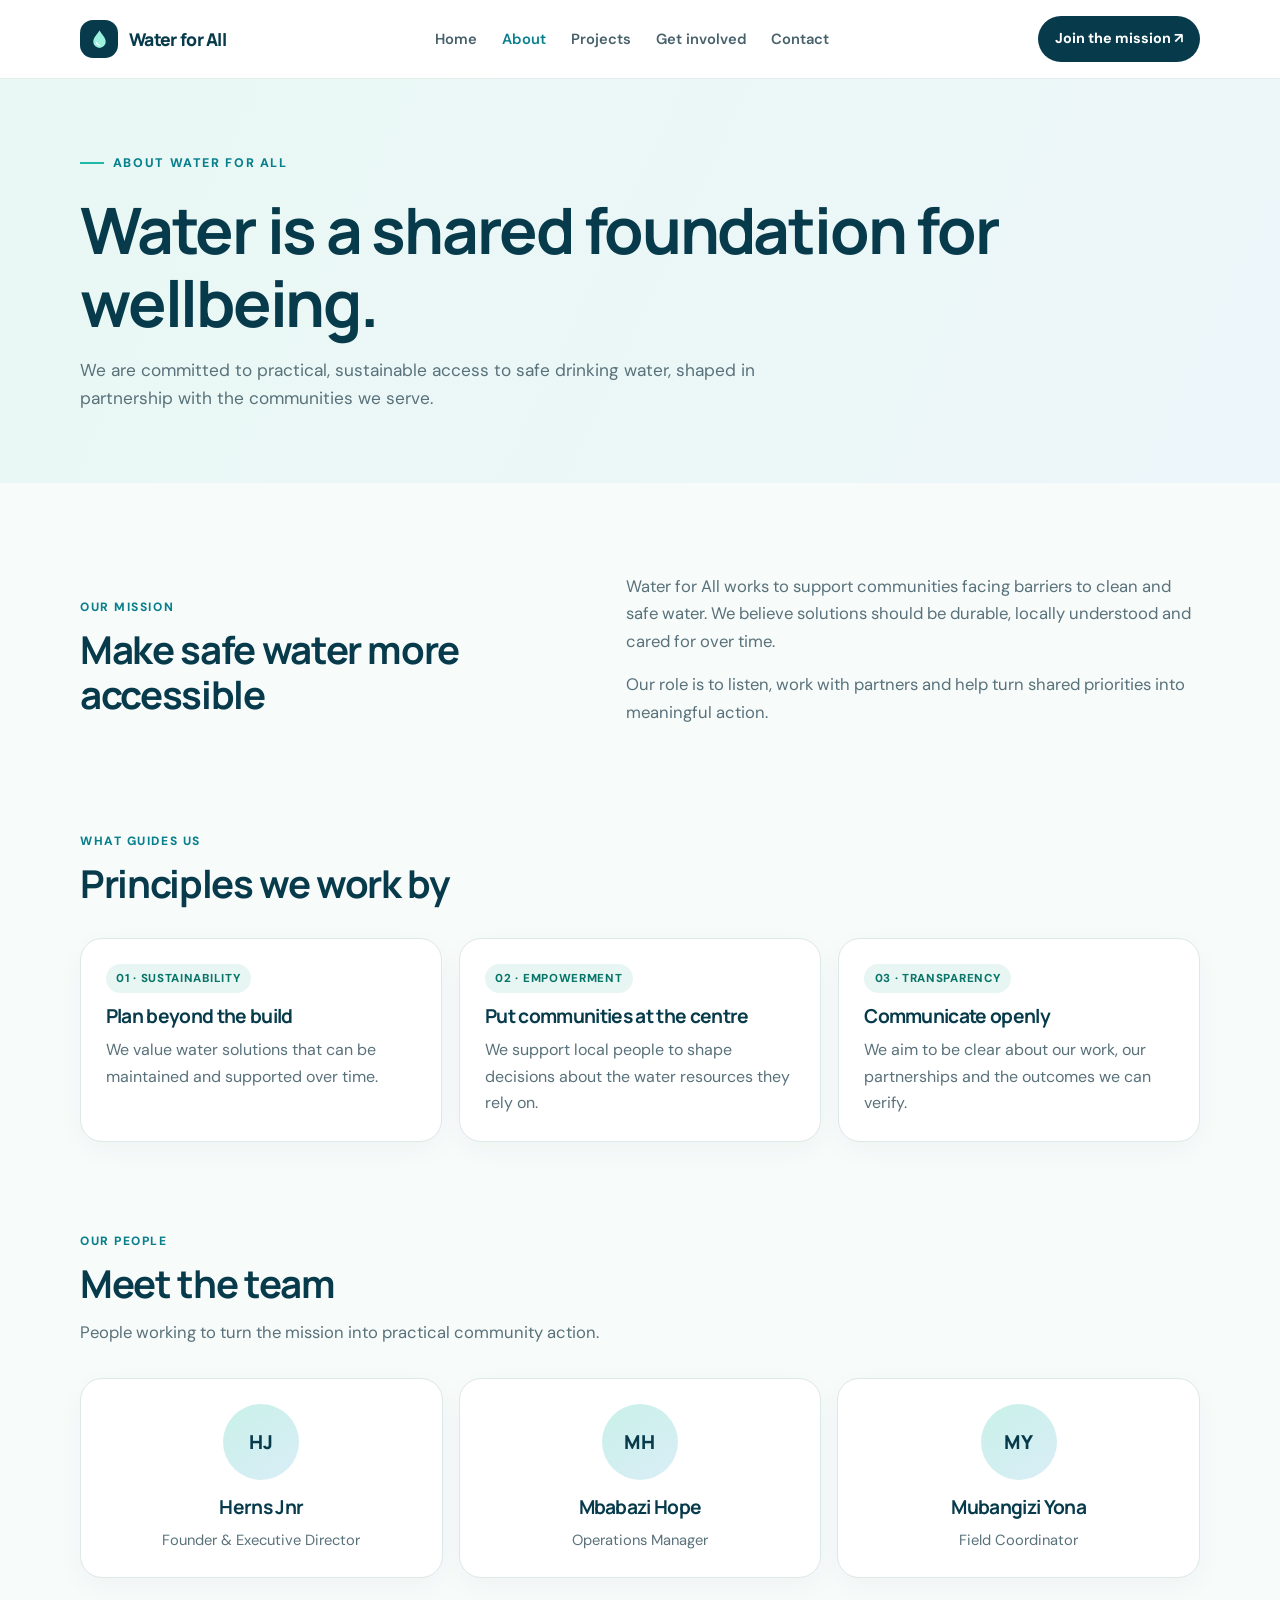
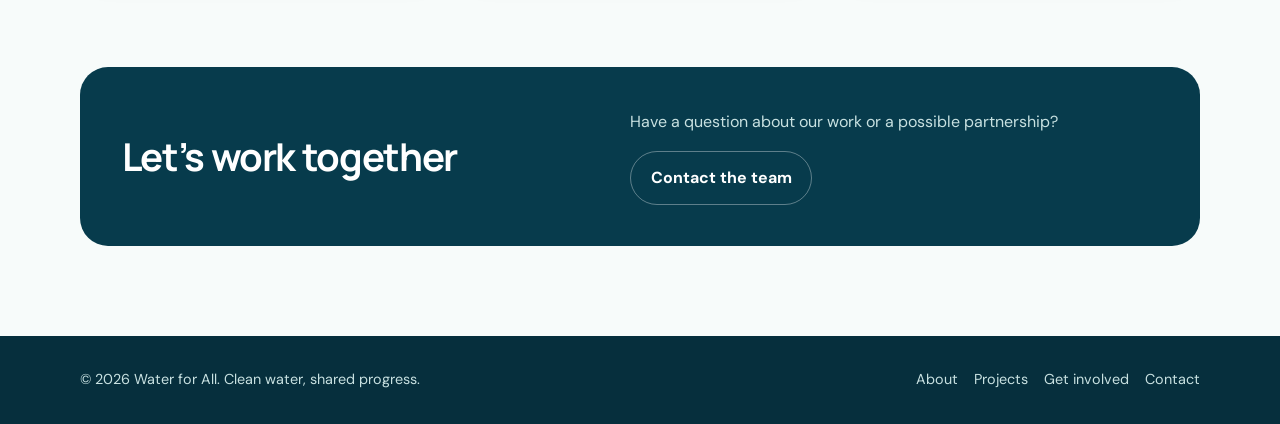
<file: Water and Sanitation project/about.html>
<!doctype html>
<html lang="en">
<head>
  <meta charset="utf-8">
  <meta name="viewport" content="width=device-width, initial-scale=1">
  <meta name="description" content="Learn about Water for All's mission, principles and team.">
  <meta name="theme-color" content="#073b4c">
  <title>About us | Water for All</title>
  <link rel="preconnect" href="https://fonts.googleapis.com">
  <link rel="preconnect" href="https://fonts.gstatic.com" crossorigin>
  <link rel="stylesheet" href="style.css">
</head>
<body>
<a class="skip-link" href="#main">Skip to content</a>
<header class="site-header">
  <div class="container header-inner">
    <a class="brand" href="index.html"><span class="brand-mark"><svg viewBox="0 0 24 24" fill="none" aria-hidden="true"><path d="M12 2.5C9.8 6.2 5.5 10 5.5 14.3a6.5 6.5 0 0 0 13 0C18.5 10 14.2 6.2 12 2.5Z" fill="currentColor"/><path d="M9 15.4c.4 1.5 1.4 2.3 2.9 2.5" stroke="white" stroke-width="1.3" stroke-linecap="round"/></svg></span><span>Water for All</span></a>
    <nav class="nav" aria-label="Main navigation">
      <a class="nav-link" href="index.html">Home</a>
      <a class="nav-link" href="about.html" aria-current="page">About</a>
      <a class="nav-link" href="projects.html">Projects</a>
      <a class="nav-link" href="get-involved.html">Get involved</a>
      <a class="nav-link" href="contact.html">Contact</a>
    </nav>
    <a class="nav-cta" href="get-involved.html">Join the mission <span aria-hidden="true">↗</span></a>
  </div>
</header>
<main id="main">
<section class="page-hero"><div class="container"><span class="eyebrow">About Water for All</span><h1>Water is a shared foundation for wellbeing.</h1><p>We are committed to practical, sustainable access to safe drinking water, shaped in partnership with the communities we serve.</p></div></section>
<section class="section"><div class="container split"><div class="text-block"><span class="kicker">Our mission</span><h2>Make safe water more accessible</h2></div><div class="text-block"><p>Water for All works to support communities facing barriers to clean and safe water. We believe solutions should be durable, locally understood and cared for over time.</p><p>Our role is to listen, work with partners and help turn shared priorities into meaningful action.</p></div></div></section>
<section class="section" style="padding-top:0"><div class="container"><div class="section-heading"><span class="kicker">What guides us</span><h2>Principles we work by</h2></div><div class="values-grid">
<article class="card"><span class="pill">01 · Sustainability</span><h3>Plan beyond the build</h3><p>We value water solutions that can be maintained and supported over time.</p></article>
<article class="card"><span class="pill">02 · Empowerment</span><h3>Put communities at the centre</h3><p>We support local people to shape decisions about the water resources they rely on.</p></article>
<article class="card"><span class="pill">03 · Transparency</span><h3>Communicate openly</h3><p>We aim to be clear about our work, our partnerships and the outcomes we can verify.</p></article>
</div></div></section>
<section class="section" style="padding-top:0"><div class="container"><div class="section-heading"><span class="kicker">Our people</span><h2>Meet the team</h2><p>People working to turn the mission into practical community action.</p></div><div class="team-grid">
<article class="card person"><span class="avatar" aria-hidden="true">HJ</span><h3>Herns Jnr</h3><p>Founder &amp; Executive Director</p></article>
<article class="card person"><span class="avatar" aria-hidden="true">MH</span><h3>Mbabazi Hope</h3><p>Operations Manager</p></article>
<article class="card person"><span class="avatar" aria-hidden="true">MY</span><h3>Mubangizi Yona</h3><p>Field Coordinator</p></article>
</div></div></section>
<section class="section" style="padding-top:0"><div class="container callout"><div class="split"><div><h2>Let’s work together</h2></div><div><p>Have a question about our work or a possible partnership?</p><a class="button button-secondary" href="contact.html">Contact the team</a></div></div></div></section>
</main>
<footer class="site-footer"><div class="container footer-inner"><p>© 2026 Water for All. Clean water, shared progress.</p><nav class="footer-links" aria-label="Footer navigation"><a href="about.html">About</a><a href="projects.html">Projects</a><a href="get-involved.html">Get involved</a><a href="contact.html">Contact</a></nav></div></footer>
</body>
</html>
</file>
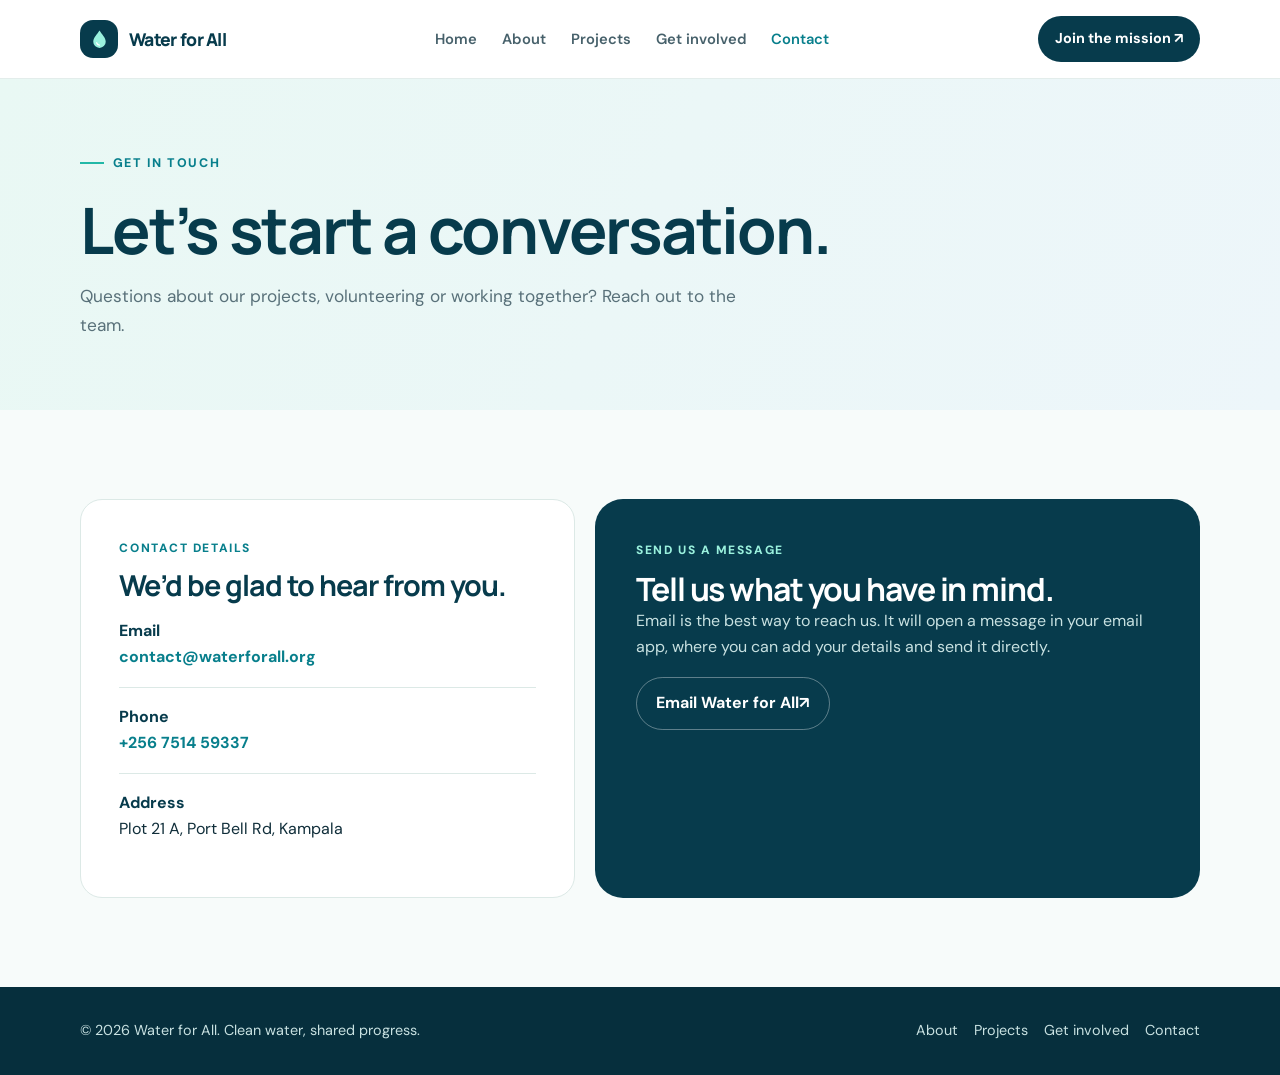
<file: Water and Sanitation project/contact.html>
<!doctype html>
<html lang="en">
<head>
  <meta charset="utf-8">
  <meta name="viewport" content="width=device-width, initial-scale=1">
  <meta name="description" content="Contact Water for All about projects, volunteering, partnerships or supporting clean water access.">
  <meta name="theme-color" content="#073b4c">
  <title>Contact us | Water for All</title>
  <link rel="preconnect" href="https://fonts.googleapis.com">
  <link rel="preconnect" href="https://fonts.gstatic.com" crossorigin>
  <link rel="stylesheet" href="style.css">
</head>
<body>
<a class="skip-link" href="#main">Skip to content</a>
<header class="site-header">
  <div class="container header-inner">
    <a class="brand" href="index.html"><span class="brand-mark"><svg viewBox="0 0 24 24" fill="none" aria-hidden="true"><path d="M12 2.5C9.8 6.2 5.5 10 5.5 14.3a6.5 6.5 0 0 0 13 0C18.5 10 14.2 6.2 12 2.5Z" fill="currentColor"/><path d="M9 15.4c.4 1.5 1.4 2.3 2.9 2.5" stroke="white" stroke-width="1.3" stroke-linecap="round"/></svg></span><span>Water for All</span></a>
    <nav class="nav" aria-label="Main navigation">
      <a class="nav-link" href="index.html">Home</a>
      <a class="nav-link" href="about.html">About</a>
      <a class="nav-link" href="projects.html">Projects</a>
      <a class="nav-link" href="get-involved.html">Get involved</a>
      <a class="nav-link" href="contact.html" aria-current="page">Contact</a>
    </nav>
    <a class="nav-cta" href="get-involved.html">Join the mission <span aria-hidden="true">↗</span></a>
  </div>
</header>
<main id="main">
<section class="page-hero"><div class="container"><span class="eyebrow">Get in touch</span><h1>Let’s start a conversation.</h1><p>Questions about our projects, volunteering or working together? Reach out to the team.</p></div></section>
<section class="section"><div class="container contact-layout">
<div class="contact-panel"><span class="kicker">Contact details</span><h2 style="font-size:1.8rem">We’d be glad to hear from you.</h2><div class="contact-method"><strong>Email</strong><a href="mailto:contact@waterforall.org">contact@waterforall.org</a></div><div class="contact-method"><strong>Phone</strong><a href="tel:+256751459337">+256 7514 59337</a></div><div class="contact-method"><strong>Address</strong><span>Plot 21 A, Port Bell Rd, Kampala</span></div></div>
<div class="callout"><span class="kicker" style="color:#9af1dd">Send us a message</span><h2 style="font-size:2rem">Tell us what you have in mind.</h2><p>Email is the best way to reach us. It will open a message in your email app, where you can add your details and send it directly.</p><a class="button button-secondary" data-contact-email href="mailto:contact@waterforall.org?subject=Enquiry%20for%20Water%20for%20All">Email Water for All <span aria-hidden="true">↗</span></a></div>
</div></section>
</main>
<footer class="site-footer"><div class="container footer-inner"><p>© 2026 Water for All. Clean water, shared progress.</p><nav class="footer-links" aria-label="Footer navigation"><a href="about.html">About</a><a href="projects.html">Projects</a><a href="get-involved.html">Get involved</a><a href="contact.html">Contact</a></nav></div></footer>
<script>
  const contactEmailLink = document.querySelector("[data-contact-email]");
  const enquirySubject = new URLSearchParams(window.location.search).get("subject");
  if (contactEmailLink && enquirySubject) {
    contactEmailLink.href = `mailto:contact@waterforall.org?subject=${encodeURIComponent(enquirySubject)}`;
  }
</script>
</body>
</html>
</file>
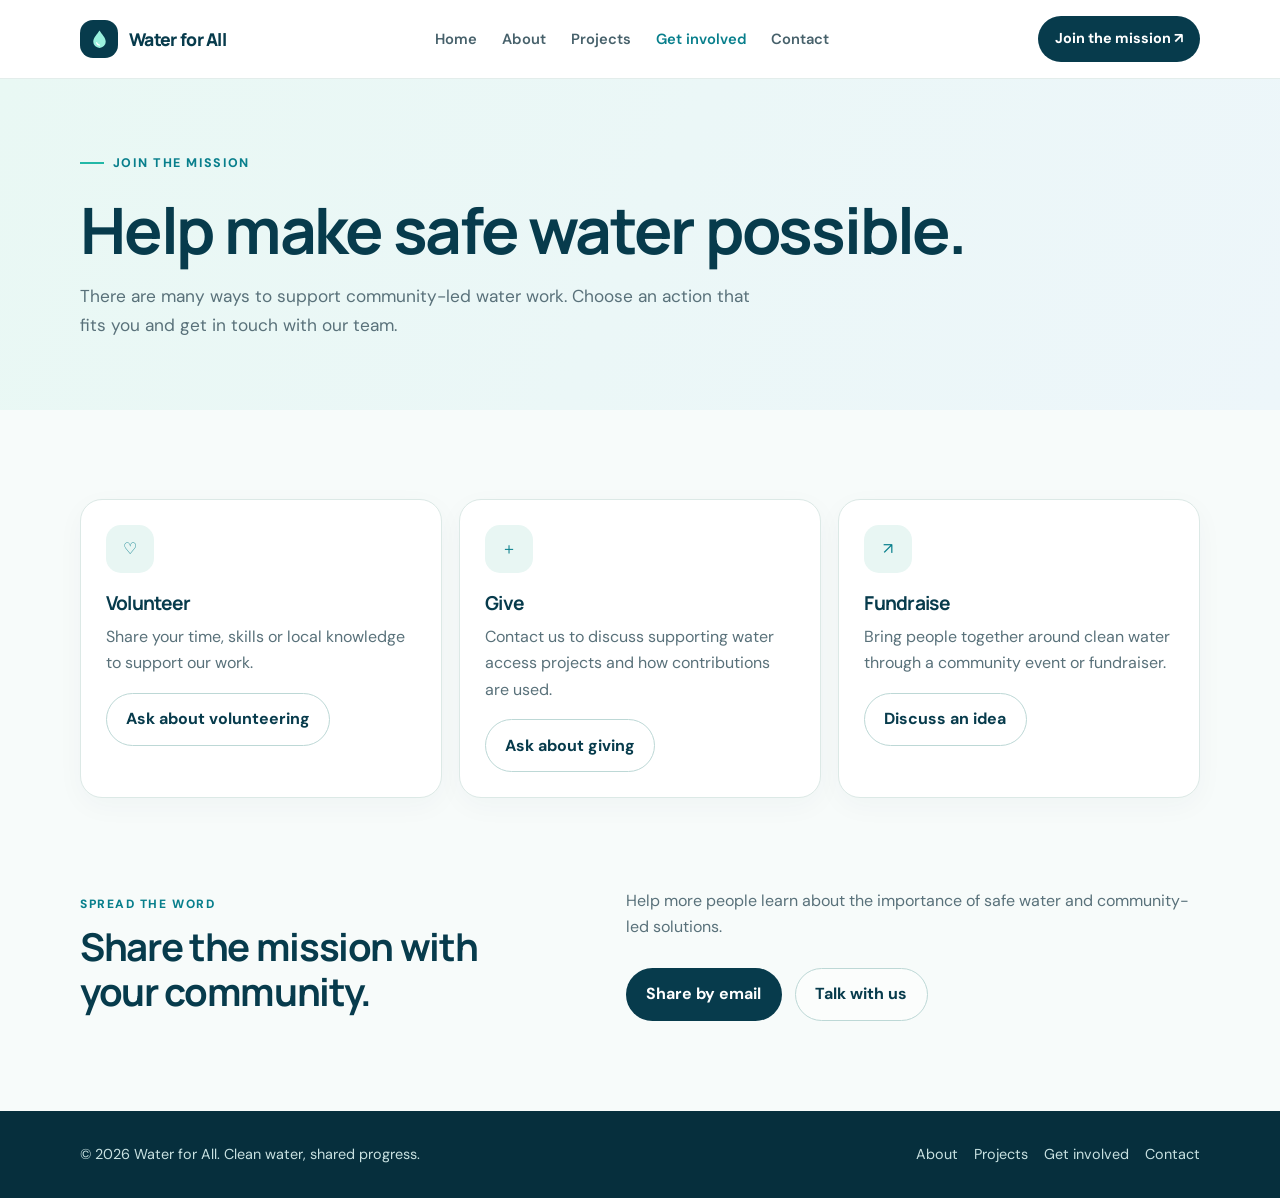
<file: Water and Sanitation project/get-involved.html>
<!doctype html>
<html lang="en">
<head>
  <meta charset="utf-8">
  <meta name="viewport" content="width=device-width, initial-scale=1">
  <meta name="description" content="Find ways to support Water for All through volunteering, giving, fundraising or sharing the mission.">
  <meta name="theme-color" content="#073b4c">
  <title>Get involved | Water for All</title>
  <link rel="preconnect" href="https://fonts.googleapis.com">
  <link rel="preconnect" href="https://fonts.gstatic.com" crossorigin>
  <link rel="stylesheet" href="style.css">
</head>
<body>
<a class="skip-link" href="#main">Skip to content</a>
<header class="site-header">
  <div class="container header-inner">
    <a class="brand" href="index.html"><span class="brand-mark"><svg viewBox="0 0 24 24" fill="none" aria-hidden="true"><path d="M12 2.5C9.8 6.2 5.5 10 5.5 14.3a6.5 6.5 0 0 0 13 0C18.5 10 14.2 6.2 12 2.5Z" fill="currentColor"/><path d="M9 15.4c.4 1.5 1.4 2.3 2.9 2.5" stroke="white" stroke-width="1.3" stroke-linecap="round"/></svg></span><span>Water for All</span></a>
    <nav class="nav" aria-label="Main navigation">
      <a class="nav-link" href="index.html">Home</a>
      <a class="nav-link" href="about.html">About</a>
      <a class="nav-link" href="projects.html">Projects</a>
      <a class="nav-link" href="get-involved.html" aria-current="page">Get involved</a>
      <a class="nav-link" href="contact.html">Contact</a>
    </nav>
    <a class="nav-cta" href="get-involved.html">Join the mission <span aria-hidden="true">↗</span></a>
  </div>
</header>
<main id="main">
<section class="page-hero"><div class="container"><span class="eyebrow">Join the mission</span><h1>Help make safe water possible.</h1><p>There are many ways to support community-led water work. Choose an action that fits you and get in touch with our team.</p></div></section>
<section class="section"><div class="container"><div class="involve-grid">
<article class="card"><span class="card-icon" aria-hidden="true">♡</span><h3>Volunteer</h3><p>Share your time, skills or local knowledge to support our work.</p><a class="button button-secondary" href="mailto:contact@waterforall.org?subject=Volunteering%20with%20Water%20for%20All">Ask about volunteering</a></article>
<article class="card"><span class="card-icon" aria-hidden="true">＋</span><h3>Give</h3><p>Contact us to discuss supporting water access projects and how contributions are used.</p><a class="button button-secondary" href="mailto:contact@waterforall.org?subject=Supporting%20Water%20for%20All">Ask about giving</a></article>
<article class="card"><span class="card-icon" aria-hidden="true">↗</span><h3>Fundraise</h3><p>Bring people together around clean water through a community event or fundraiser.</p><a class="button button-secondary" href="mailto:contact@waterforall.org?subject=Fundraising%20for%20Water%20for%20All">Discuss an idea</a></article>
</div></div></section>
<section class="section" style="padding-top:0"><div class="container split"><div><span class="kicker">Spread the word</span><h2>Share the mission with your community.</h2></div><div><p>Help more people learn about the importance of safe water and community-led solutions.</p><div class="actions"><a class="button button-primary" href="mailto:?subject=Water%20for%20All&body=Learn%20about%20Water%20for%20All%3A%20https%3A%2F%2Fgithub.com%2FWilberforcedev%2FWater-and-sanitation-project">Share by email</a><a class="button button-secondary" href="contact.html">Talk with us</a></div></div></div></section>
</main>
<footer class="site-footer"><div class="container footer-inner"><p>© 2026 Water for All. Clean water, shared progress.</p><nav class="footer-links" aria-label="Footer navigation"><a href="about.html">About</a><a href="projects.html">Projects</a><a href="get-involved.html">Get involved</a><a href="contact.html">Contact</a></nav></div></footer>
</body>
</html>
</file>
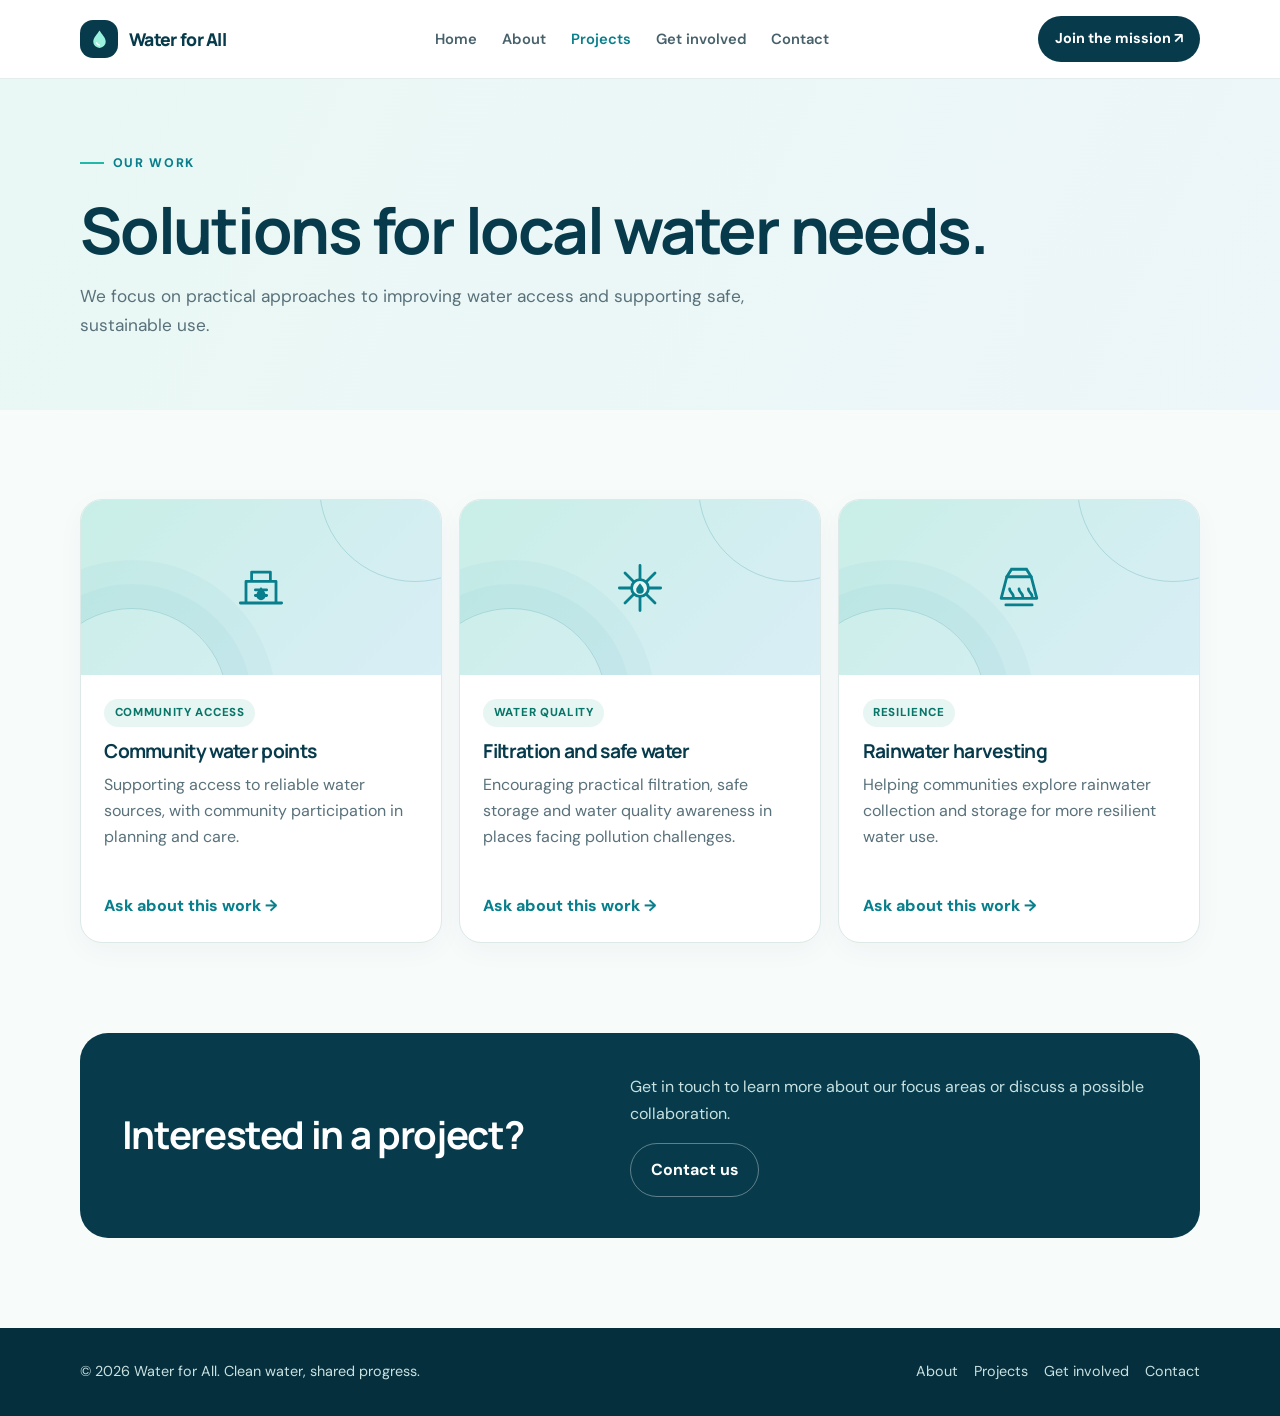
<file: Water and Sanitation project/projects.html>
<!doctype html>
<html lang="en">
<head>
  <meta charset="utf-8">
  <meta name="viewport" content="width=device-width, initial-scale=1">
  <meta name="description" content="Explore Water for All's focus areas in community water access, water quality and rainwater harvesting.">
  <meta name="theme-color" content="#073b4c">
  <title>Our projects | Water for All</title>
  <link rel="preconnect" href="https://fonts.googleapis.com">
  <link rel="preconnect" href="https://fonts.gstatic.com" crossorigin>
  <link rel="stylesheet" href="style.css">
</head>
<body>
<a class="skip-link" href="#main">Skip to content</a>
<header class="site-header">
  <div class="container header-inner">
    <a class="brand" href="index.html"><span class="brand-mark"><svg viewBox="0 0 24 24" fill="none" aria-hidden="true"><path d="M12 2.5C9.8 6.2 5.5 10 5.5 14.3a6.5 6.5 0 0 0 13 0C18.5 10 14.2 6.2 12 2.5Z" fill="currentColor"/><path d="M9 15.4c.4 1.5 1.4 2.3 2.9 2.5" stroke="white" stroke-width="1.3" stroke-linecap="round"/></svg></span><span>Water for All</span></a>
    <nav class="nav" aria-label="Main navigation">
      <a class="nav-link" href="index.html">Home</a>
      <a class="nav-link" href="about.html">About</a>
      <a class="nav-link" href="projects.html" aria-current="page">Projects</a>
      <a class="nav-link" href="get-involved.html">Get involved</a>
      <a class="nav-link" href="contact.html">Contact</a>
    </nav>
    <a class="nav-cta" href="get-involved.html">Join the mission <span aria-hidden="true">↗</span></a>
  </div>
</header>
<main id="main">
<section class="page-hero"><div class="container"><span class="eyebrow">Our work</span><h1>Solutions for local water needs.</h1><p>We focus on practical approaches to improving water access and supporting safe, sustainable use.</p></div></section>
<section class="section"><div class="container"><div class="project-grid">
<article class="card project-card"><div class="project-art" aria-hidden="true"><svg viewBox="0 0 64 64" fill="none"><path d="M10 48h44M16 48V25h32v23M22 25V15h20v10M26 34h12M26 40h12" stroke="currentColor" stroke-width="3" stroke-linecap="round" stroke-linejoin="round"/><path d="M32 31c-4 5-5 7-5 9a5 5 0 0 0 10 0c0-2-1-4-5-9Z" fill="currentColor"/></svg></div><div class="project-content"><span class="pill">Community access</span><h3>Community water points</h3><p>Supporting access to reliable water sources, with community participation in planning and care.</p><a class="text-link" href="contact.html?subject=Community%20water%20points">Ask about this work →</a></div></article>
<article class="card project-card"><div class="project-art" aria-hidden="true"><svg viewBox="0 0 64 64" fill="none"><path d="M32 8v48M10 32h44M16 16l32 32M48 16 16 48" stroke="currentColor" stroke-width="3" stroke-linecap="round"/><circle cx="32" cy="32" r="9" fill="#e8f6f3" stroke="currentColor" stroke-width="3"/><path d="M32 27c-3 4-4 5-4 7a4 4 0 0 0 8 0c0-2-1-3-4-7Z" fill="currentColor"/></svg></div><div class="project-content"><span class="pill">Water quality</span><h3>Filtration and safe water</h3><p>Encouraging practical filtration, safe storage and water quality awareness in places facing pollution challenges.</p><a class="text-link" href="contact.html?subject=Water%20quality%20projects">Ask about this work →</a></div></article>
<article class="card project-card"><div class="project-art" aria-hidden="true"><svg viewBox="0 0 64 64" fill="none"><path d="M13 43h38L45 20H19l-6 23Z" stroke="currentColor" stroke-width="3" stroke-linejoin="round"/><path d="M19 20l5-8h16l5 8M22 33c0 4 4 4 4 8M32 33c0 4 4 4 4 8M42 33c0 4 4 4 4 8" stroke="currentColor" stroke-width="3" stroke-linecap="round"/><path d="M18 50h28" stroke="currentColor" stroke-width="3" stroke-linecap="round"/></svg></div><div class="project-content"><span class="pill">Resilience</span><h3>Rainwater harvesting</h3><p>Helping communities explore rainwater collection and storage for more resilient water use.</p><a class="text-link" href="contact.html?subject=Rainwater%20harvesting">Ask about this work →</a></div></article>
</div></div></section>
<section class="section" style="padding-top:0"><div class="container callout"><div class="split"><div><h2>Interested in a project?</h2></div><div><p>Get in touch to learn more about our focus areas or discuss a possible collaboration.</p><a class="button button-secondary" href="contact.html">Contact us</a></div></div></div></section>
</main>
<footer class="site-footer"><div class="container footer-inner"><p>© 2026 Water for All. Clean water, shared progress.</p><nav class="footer-links" aria-label="Footer navigation"><a href="about.html">About</a><a href="projects.html">Projects</a><a href="get-involved.html">Get involved</a><a href="contact.html">Contact</a></nav></div></footer>
</body>
</html>
</file>
<file: style.css>
@import url('https://fonts.googleapis.com/css2?family=DM+Sans:wght@400;500;600;700&family=Manrope:wght@400;500;600;700;800&display=swap');

:root {
  color-scheme: light;
  --ink: #102e3a;
  --muted: #59717a;
  --deep: #073b4c;
  --blue: #087f8c;
  --aqua: #22b8a7;
  --pale: #e8f6f3;
  --paper: #f7fbfa;
  --line: #dce9e6;
  --white: #fff;
  --shadow: 0 18px 50px rgba(7, 59, 76, .10);
  --radius: 22px;
}
* { box-sizing: border-box; }
html { scroll-behavior: smooth; }
body { margin: 0; background: var(--paper); color: var(--ink); font-family: "DM Sans", Arial, sans-serif; line-height: 1.65; }
a { color: inherit; }
:where(a, button, input, select, textarea, [tabindex]):focus-visible {
  outline: 3px solid #075b66;
  outline-offset: 3px;
}
img, svg { max-width: 100%; }
h1, h2, h3 { margin: 0; color: var(--deep); font-family: "Manrope", "DM Sans", Arial, sans-serif; line-height: 1.15; letter-spacing: -.035em; }
h1 { font-size: clamp(2.6rem, 6vw, 5rem); }
h2 { font-size: clamp(1.8rem, 3vw, 2.65rem); }
h3 { font-size: 1.2rem; }
p { margin: 0 0 1rem; color: var(--muted); }
.container { width: min(1120px, calc(100% - 40px)); margin-inline: auto; }
.skip-link { position: absolute; left: 1rem; top: -4rem; z-index: 20; padding: .7rem 1rem; background: var(--deep); color: white; border-radius: 8px; }
.skip-link:focus { top: 1rem; }
.site-header { position: sticky; top: 0; z-index: 10; background: rgba(255,255,255,.94); border-bottom: 1px solid rgba(220,233,230,.8); backdrop-filter: blur(14px); }
.header-inner { min-height: 78px; display: flex; align-items: center; justify-content: space-between; gap: 2rem; }
.brand { display: inline-flex; align-items: center; gap: .7rem; text-decoration: none; color: var(--deep); font: 800 1.1rem "Manrope", sans-serif; letter-spacing: -.04em; white-space: nowrap; }
.brand-mark { display: grid; place-items: center; width: 38px; height: 38px; border-radius: 13px; background: var(--deep); color: #9af1dd; }
.brand-mark svg { width: 23px; height: 23px; }
.nav { display: flex; align-items: center; gap: 1.55rem; }
.nav-toggle { display: none; align-items: center; min-height: 44px; gap: .65rem; padding: .65rem .9rem; border: 1px solid var(--line); border-radius: 999px; background: white; color: var(--deep); font: 700 .9rem "DM Sans", Arial, sans-serif; cursor: pointer; }
.nav-toggle-icon { font-size: 1rem; line-height: 1; }
.nav-toggle[aria-expanded="true"] { border-color: var(--blue); background: var(--pale); }
.nav-link { text-decoration: none; color: #47616b; font-size: .92rem; font-weight: 600; transition: color .2s ease; }
.nav-link:hover, .nav-link[aria-current="page"] { color: var(--blue); }
.nav-cta { padding: .7rem 1.05rem; border-radius: 999px; background: var(--deep); color: white; text-decoration: none; font-size: .9rem; font-weight: 700; }
.nav-cta:hover, .button-primary:hover { background: #0a5362; }
.hero { position: relative; overflow: hidden; padding: clamp(4.5rem, 9vw, 7.5rem) 0; background: linear-gradient(118deg, #e9f8f4 0%, #eff8fb 52%, #dceff4 100%); }
.hero::after { content: ""; position: absolute; width: 440px; height: 440px; right: -140px; top: -230px; border: 1px solid rgba(8,127,140,.16); border-radius: 50%; box-shadow: 0 0 0 40px rgba(8,127,140,.035), 0 0 0 80px rgba(8,127,140,.025); }
.hero-grid { position: relative; z-index: 1; display: grid; grid-template-columns: 1.15fr .85fr; align-items: center; gap: clamp(2rem, 5vw, 5rem); }
.eyebrow { display: inline-flex; align-items: center; gap: .55rem; margin-bottom: 1.2rem; color: var(--blue); font-size: .78rem; font-weight: 800; letter-spacing: .13em; text-transform: uppercase; }
.eyebrow::before { content: ""; width: 24px; height: 2px; background: var(--aqua); }
.hero h1 { max-width: 720px; margin-bottom: 1.25rem; }
.hero h1 span { color: var(--blue); }
.hero-copy { max-width: 600px; font-size: 1.12rem; }
.actions { display: flex; flex-wrap: wrap; gap: .85rem; margin-top: 1.7rem; }
.button { display: inline-flex; align-items: center; justify-content: center; min-height: 48px; padding: .78rem 1.2rem; border: 1px solid transparent; border-radius: 999px; text-decoration: none; font-weight: 700; transition: transform .2s ease, background .2s ease, border-color .2s ease; }
.button:hover { transform: translateY(-2px); }
.button-primary { background: var(--deep); color: white; }
.button-secondary { border-color: #bdd8d6; color: var(--deep); background: rgba(255,255,255,.58); }
.button-secondary:hover { border-color: var(--blue); background: white; }
.hero-art { min-height: 330px; position: relative; display: grid; place-items: center; }
.water-orbit { position: relative; width: min(340px, 75vw); aspect-ratio: 1; display: grid; place-items: center; border: 1px solid rgba(8,127,140,.20); border-radius: 50%; background: radial-gradient(circle at 42% 35%, rgba(255,255,255,.9), rgba(178,226,222,.40) 58%, rgba(114,190,197,.2)); box-shadow: 0 30px 70px rgba(7,59,76,.12); }
.water-orbit::before, .water-orbit::after { content: ""; position: absolute; border: 1px solid rgba(8,127,140,.18); border-radius: 50%; }
.water-orbit::before { inset: 14%; }
.water-orbit::after { inset: 28%; }
.drop-icon { width: 112px; height: 145px; z-index: 1; filter: drop-shadow(0 16px 18px rgba(8,127,140,.2)); }
.orbit-note { position: absolute; z-index: 2; padding: .7rem .9rem; border: 1px solid rgba(220,233,230,.9); border-radius: 14px; background: rgba(255,255,255,.94); box-shadow: var(--shadow); color: var(--deep); font-size: .82rem; font-weight: 700; }
.note-top { top: 18%; right: -2%; }
.note-bottom { left: -5%; bottom: 17%; }
.section { padding: clamp(3.6rem, 7vw, 6rem) 0; }
.section-heading { max-width: 650px; margin-bottom: 2rem; }
.section-heading p { margin-top: .8rem; font-size: 1.04rem; }
.kicker { display: block; margin-bottom: .65rem; color: var(--blue); font-size: .75rem; font-weight: 800; letter-spacing: .13em; text-transform: uppercase; }
.feature-grid, .project-grid, .values-grid, .involve-grid { display: grid; grid-template-columns: repeat(3, 1fr); gap: 1.1rem; }
.card { padding: 1.55rem; border: 1px solid var(--line); border-radius: var(--radius); background: var(--white); box-shadow: 0 8px 28px rgba(7,59,76,.035); }
.card p:last-child { margin-bottom: 0; }
.card-icon { width: 48px; height: 48px; display: grid; place-items: center; margin-bottom: 1.2rem; border-radius: 15px; background: var(--pale); color: var(--blue); }
.card-icon svg { width: 24px; height: 24px; }
.card h3 { margin-bottom: .6rem; }
.split { display: grid; grid-template-columns: .9fr 1.1fr; gap: clamp(2rem, 6vw, 5rem); align-items: center; }
.callout { padding: clamp(1.5rem, 4vw, 2.6rem); border-radius: 28px; background: var(--deep); color: white; }
.callout h2, .callout h3 { color: white; }
.callout p { color: #c8e1e1; }
.callout .button-secondary { background: transparent; color: white; border-color: rgba(255,255,255,.35); }
.callout .button-secondary:hover { background: rgba(255,255,255,.1); }
.check-list { display: grid; gap: .8rem; padding: 0; list-style: none; }
.check-list li { display: flex; gap: .7rem; align-items: flex-start; color: var(--muted); }
.check-list li::before { content: "✓"; display: grid; flex: 0 0 24px; width: 24px; height: 24px; place-items: center; border-radius: 50%; background: #d8f5ec; color: #087f70; font-size: .8rem; font-weight: 800; }
.page-hero { padding: 4.2rem 0 3.4rem; background: linear-gradient(115deg, #e9f8f4, #edf6fa); }
.page-hero h1 { font-size: clamp(2.5rem, 5vw, 4rem); }
.page-hero p { max-width: 690px; margin-top: 1rem; font-size: 1.08rem; }
.text-block { max-width: 780px; }
.text-block p { font-size: 1.04rem; }
.values-grid { grid-template-columns: repeat(3, 1fr); }
.team-grid { display: grid; grid-template-columns: repeat(3, 1fr); gap: 1rem; }
.person { text-align: center; }
.avatar { display: grid; place-items: center; width: 76px; height: 76px; margin: 0 auto 1rem; border-radius: 50%; background: linear-gradient(145deg, #c9f1e8, #d9edf7); color: var(--deep); font: 800 1.2rem "Manrope", sans-serif; }
.person p { margin-bottom: 0; font-size: .92rem; }
.project-card { overflow: hidden; padding: 0; }
.project-art { min-height: 175px; display: grid; place-items: center; position: relative; overflow: hidden; background: linear-gradient(135deg, #c9eee7, #d9eef6); }
.project-art::before, .project-art::after { content: ""; position: absolute; width: 190px; height: 190px; border: 1px solid rgba(8,127,140,.2); border-radius: 50%; }
.project-art::before { left: -45px; bottom: -125px; box-shadow: 0 0 0 24px rgba(8,127,140,.04), 0 0 0 48px rgba(8,127,140,.04); }
.project-art::after { right: -70px; top: -110px; }
.project-art svg { position: relative; z-index: 1; width: 60px; height: 60px; color: var(--blue); }
.project-content { padding: 1.45rem; }
.project-content p { min-height: 105px; }
.text-link { color: var(--blue); text-decoration: none; font-weight: 800; }
.text-link:hover { text-decoration: underline; }
.pill { display: inline-flex; margin-bottom: .8rem; padding: .3rem .65rem; border-radius: 999px; background: var(--pale); color: #087569; font-size: .72rem; font-weight: 800; letter-spacing: .06em; text-transform: uppercase; }
.contact-layout { display: grid; grid-template-columns: .9fr 1.1fr; gap: 1.2rem; align-items: stretch; }
.contact-panel { padding: clamp(1.5rem, 4vw, 2.4rem); border-radius: var(--radius); background: white; border: 1px solid var(--line); }
.contact-method { padding: 1rem 0; border-bottom: 1px solid var(--line); }
.contact-method:last-child { border-bottom: 0; }
.contact-method strong { display: block; color: var(--deep); }
.contact-method a { color: var(--blue); text-decoration: none; font-weight: 700; }
.contact-method a:hover { text-decoration: underline; }
.site-footer { padding: 2rem 0; background: #062f3d; color: #c8e1e1; }
.footer-inner { display: flex; justify-content: space-between; gap: 1rem; align-items: center; }
.site-footer p { margin: 0; color: #c8e1e1; font-size: .9rem; }
.footer-links { display: flex; gap: 1rem; flex-wrap: wrap; }
.footer-links a { color: #c8e1e1; text-decoration: none; font-size: .9rem; }
.footer-links a:hover { color: white; }
@media (max-width: 800px) {
  .header-inner { align-items: center; padding: 1rem 0; flex-direction: row; flex-wrap: wrap; gap: .85rem; }
  .brand { margin-right: auto; }
  .nav-toggle { display: inline-flex; }
  .nav { display: none; width: 100%; flex-direction: column; align-items: stretch; gap: .2rem; padding: .5rem; border: 1px solid var(--line); border-radius: 16px; background: var(--white); }
  .nav.is-open { display: flex; }
  .nav-link { padding: .75rem .85rem; border-radius: 10px; }
  .nav-link:hover { background: var(--pale); }
  .nav-cta { display: none; }
  .hero-grid, .split, .contact-layout { grid-template-columns: 1fr; }
  .hero-art { min-height: 280px; }
  .feature-grid, .project-grid, .values-grid, .team-grid, .involve-grid { grid-template-columns: repeat(2, 1fr); }
}
@media (max-width: 560px) {
  .container { width: min(100% - 28px, 1120px); }
  .hero { padding: 3.7rem 0 3.2rem; }
  .hero-art { min-height: 230px; }
  .water-orbit { width: 225px; }
  .drop-icon { width: 78px; height: 106px; }
  .note-top { right: -7%; }
  .note-bottom { left: -8%; }
  .feature-grid, .project-grid, .values-grid, .team-grid, .involve-grid { grid-template-columns: 1fr; }
  .project-content p { min-height: 0; }
  .footer-inner { align-items: flex-start; flex-direction: column; }
  .actions .button { width: 100%; }
}
@media (prefers-reduced-motion: reduce) {
  *, *::before, *::after { scroll-behavior: auto !important; transition-duration: .01ms !important; animation-duration: .01ms !important; animation-iteration-count: 1 !important; }
}


/* Water for All refresh: clearer hierarchy, livelier surfaces and useful controls */
:root {
  --ink: #12323b;
  --muted: #526b73;
  --deep: #063c4a;
  --blue: #087f8c;
  --aqua: #20aa98;
  --pale: #e4f5f1;
  --paper: #f5faf9;
  --line: #d4e5e1;
  --radius: 20px;
  --shadow: 0 22px 60px rgba(6, 60, 74, .12);
}
body { font-size: 1rem; }
.site-header { box-shadow: 0 4px 24px rgba(6,60,74,.045); }
.nav-link { padding-block: .35rem; }
.nav-link[aria-current="page"] { position: relative; }
.nav-link[aria-current="page"]::after {
  position: absolute; right: 0; bottom: -.35rem; left: 0; height: 2px;
  background: var(--aqua); content: "";
}
.nav-cta { box-shadow: 0 8px 20px rgba(6,60,74,.16); }
.hero {
  background:
    radial-gradient(circle at 82% 45%, rgba(32,170,152,.13), transparent 28rem),
    linear-gradient(118deg, #e5f6f1 0%, #f1f8fa 58%, #d9eff3 100%);
}
.hero-art { min-height: 370px; }
.water-orbit { width: min(370px, 75vw); }
.page-hero {
  position: relative;
  overflow: hidden;
  background:
    radial-gradient(circle at 92% 20%, rgba(32,170,152,.14), transparent 19rem),
    linear-gradient(115deg, #e5f6f1, #eff7fa);
}
.page-hero::after {
  position: absolute; right: -3rem; bottom: -8rem; width: 17rem; height: 17rem;
  border: 1px solid rgba(8,127,140,.14); border-radius: 50%;
  box-shadow: 0 0 0 2rem rgba(8,127,140,.035), 0 0 0 4rem rgba(8,127,140,.025);
  content: ""; pointer-events: none;
}
.page-hero .container { position: relative; z-index: 1; }
.card { transition: transform .2s ease, box-shadow .2s ease, border-color .2s ease; }
.card:hover { transform: translateY(-3px); border-color: #b8d9d3; box-shadow: 0 18px 40px rgba(6,60,74,.09); }
.project-toolbar {
  display: flex; align-items: end; justify-content: space-between; gap: 1rem;
  margin-bottom: 1.4rem; padding: 1rem; border: 1px solid var(--line);
  border-radius: 18px; background: white;
}
.project-search { display: grid; flex: 1; gap: .4rem; max-width: 440px; color: var(--deep); font-weight: 700; }
.project-search input, .contact-form input, .contact-form select, .contact-form textarea {
  width: 100%; min-height: 48px; padding: .75rem .9rem; border: 1px solid #bfd4d1;
  border-radius: 12px; background: #fff; color: var(--ink); font: inherit;
}
.project-search input::placeholder, .contact-form input::placeholder, .contact-form textarea::placeholder { color: #70868c; }
.project-filter { display: flex; flex-wrap: wrap; gap: .45rem; }
.filter-button {
  min-height: 44px; padding: .65rem .9rem; border: 1px solid var(--line);
  border-radius: 999px; background: #fff; color: var(--deep); font: inherit; font-weight: 700; font-size: .9rem; cursor: pointer;
}
.filter-button:hover, .filter-button[aria-pressed="true"] { border-color: var(--deep); background: var(--deep); color: #fff; }
.project-results { min-height: 1.5rem; margin: -.45rem 0 1rem; color: var(--muted); font-size: .9rem; }
.project-empty { padding: 2rem; border: 1px dashed #9dbdb7; border-radius: var(--radius); text-align: center; }
.contact-form-panel { align-self: stretch; }
.contact-form { display: grid; gap: 1rem; margin-top: 1.2rem; }
.contact-form label { display: grid; gap: .4rem; color: #fff; font-size: .95rem; font-weight: 700; }
.contact-form select { appearance: none; padding-right: 2.6rem; background-image: url("data:image/svg+xml,%3Csvg xmlns='http://www.w3.org/2000/svg' width='16' height='16' viewBox='0 0 16 16' fill='none'%3E%3Cpath d='m3 6 5 5 5-5' stroke='%23063c4a' stroke-width='1.8' stroke-linecap='round' stroke-linejoin='round'/%3E%3C/svg%3E"); background-repeat: no-repeat; background-position: right .9rem center; }
.contact-form textarea { min-height: 140px; resize: vertical; }
.contact-form .button { justify-self: start; cursor: pointer; font: inherit; font-weight: 700; }
.form-note, .form-status { margin: 0; color: #d3e7e5; font-size: .9rem; }
.form-status { min-height: 1.4em; }
.whatsapp-link { display: inline-flex; align-items: center; gap: .5rem; margin-top: .5rem; color: var(--blue); font-weight: 700; }
:where(a, button, input, select, textarea):focus-visible { outline-color: #0b6470; }
@media (max-width: 800px) {
  .project-toolbar { align-items: stretch; flex-direction: column; }
  .project-search { max-width: none; }
}
@media (max-width: 560px) {
  .hero-art { min-height: 250px; }
  .water-orbit { width: 225px; }
  .project-filter { display: grid; grid-template-columns: repeat(2, 1fr); }
  .filter-button { width: 100%; }
  .contact-form .button { justify-self: stretch; }
}
@media (prefers-reduced-motion: reduce) {
  .card, .button { transition: none; }
}

.share-status { min-height: 1.5em; margin: .65rem 0 0; font-size: .92rem; }
</file>
<file: Water and Sanitation project/style.css>
@import url('https://fonts.googleapis.com/css2?family=DM+Sans:wght@400;500;600;700&family=Manrope:wght@400;500;600;700;800&display=swap');

:root {
  color-scheme: light;
  --ink: #102e3a;
  --muted: #59717a;
  --deep: #073b4c;
  --blue: #087f8c;
  --aqua: #22b8a7;
  --pale: #e8f6f3;
  --paper: #f7fbfa;
  --line: #dce9e6;
  --white: #fff;
  --shadow: 0 18px 50px rgba(7, 59, 76, .10);
  --radius: 22px;
}
* { box-sizing: border-box; }
html { scroll-behavior: smooth; }
body { margin: 0; background: var(--paper); color: var(--ink); font-family: "DM Sans", Arial, sans-serif; line-height: 1.65; }
a { color: inherit; }
img, svg { max-width: 100%; }
h1, h2, h3 { margin: 0; color: var(--deep); font-family: "Manrope", "DM Sans", Arial, sans-serif; line-height: 1.15; letter-spacing: -.035em; }
h1 { font-size: clamp(2.6rem, 6vw, 5rem); }
h2 { font-size: clamp(1.8rem, 3vw, 2.65rem); }
h3 { font-size: 1.2rem; }
p { margin: 0 0 1rem; color: var(--muted); }
.container { width: min(1120px, calc(100% - 40px)); margin-inline: auto; }
.skip-link { position: absolute; left: 1rem; top: -4rem; z-index: 20; padding: .7rem 1rem; background: var(--deep); color: white; border-radius: 8px; }
.skip-link:focus { top: 1rem; }
.site-header { position: sticky; top: 0; z-index: 10; background: rgba(255,255,255,.94); border-bottom: 1px solid rgba(220,233,230,.8); backdrop-filter: blur(14px); }
.header-inner { min-height: 78px; display: flex; align-items: center; justify-content: space-between; gap: 2rem; }
.brand { display: inline-flex; align-items: center; gap: .7rem; text-decoration: none; color: var(--deep); font: 800 1.1rem "Manrope", sans-serif; letter-spacing: -.04em; white-space: nowrap; }
.brand-mark { display: grid; place-items: center; width: 38px; height: 38px; border-radius: 13px; background: var(--deep); color: #9af1dd; }
.brand-mark svg { width: 23px; height: 23px; }
.nav { display: flex; align-items: center; gap: 1.55rem; }
.nav-link { text-decoration: none; color: #47616b; font-size: .92rem; font-weight: 600; transition: color .2s ease; }
.nav-link:hover, .nav-link[aria-current="page"] { color: var(--blue); }
.nav-cta { padding: .7rem 1.05rem; border-radius: 999px; background: var(--deep); color: white; text-decoration: none; font-size: .9rem; font-weight: 700; }
.nav-cta:hover, .button-primary:hover { background: #0a5362; }
.hero { position: relative; overflow: hidden; padding: clamp(4.5rem, 9vw, 7.5rem) 0; background: linear-gradient(118deg, #e9f8f4 0%, #eff8fb 52%, #dceff4 100%); }
.hero::after { content: ""; position: absolute; width: 440px; height: 440px; right: -140px; top: -230px; border: 1px solid rgba(8,127,140,.16); border-radius: 50%; box-shadow: 0 0 0 40px rgba(8,127,140,.035), 0 0 0 80px rgba(8,127,140,.025); }
.hero-grid { position: relative; z-index: 1; display: grid; grid-template-columns: 1.15fr .85fr; align-items: center; gap: clamp(2rem, 5vw, 5rem); }
.eyebrow { display: inline-flex; align-items: center; gap: .55rem; margin-bottom: 1.2rem; color: var(--blue); font-size: .78rem; font-weight: 800; letter-spacing: .13em; text-transform: uppercase; }
.eyebrow::before { content: ""; width: 24px; height: 2px; background: var(--aqua); }
.hero h1 { max-width: 720px; margin-bottom: 1.25rem; }
.hero h1 span { color: var(--blue); }
.hero-copy { max-width: 600px; font-size: 1.12rem; }
.actions { display: flex; flex-wrap: wrap; gap: .85rem; margin-top: 1.7rem; }
.button { display: inline-flex; align-items: center; justify-content: center; min-height: 48px; padding: .78rem 1.2rem; border: 1px solid transparent; border-radius: 999px; text-decoration: none; font-weight: 700; transition: transform .2s ease, background .2s ease, border-color .2s ease; }
.button:hover { transform: translateY(-2px); }
.button-primary { background: var(--deep); color: white; }
.button-secondary { border-color: #bdd8d6; color: var(--deep); background: rgba(255,255,255,.58); }
.button-secondary:hover { border-color: var(--blue); background: white; }
.hero-art { min-height: 330px; position: relative; display: grid; place-items: center; }
.water-orbit { position: relative; width: min(340px, 75vw); aspect-ratio: 1; display: grid; place-items: center; border: 1px solid rgba(8,127,140,.20); border-radius: 50%; background: radial-gradient(circle at 42% 35%, rgba(255,255,255,.9), rgba(178,226,222,.40) 58%, rgba(114,190,197,.2)); box-shadow: 0 30px 70px rgba(7,59,76,.12); }
.water-orbit::before, .water-orbit::after { content: ""; position: absolute; border: 1px solid rgba(8,127,140,.18); border-radius: 50%; }
.water-orbit::before { inset: 14%; }
.water-orbit::after { inset: 28%; }
.drop-icon { width: 112px; height: 145px; z-index: 1; filter: drop-shadow(0 16px 18px rgba(8,127,140,.2)); }
.orbit-note { position: absolute; z-index: 2; padding: .7rem .9rem; border: 1px solid rgba(220,233,230,.9); border-radius: 14px; background: rgba(255,255,255,.94); box-shadow: var(--shadow); color: var(--deep); font-size: .82rem; font-weight: 700; }
.note-top { top: 18%; right: -2%; }
.note-bottom { left: -5%; bottom: 17%; }
.section { padding: clamp(3.6rem, 7vw, 6rem) 0; }
.section-heading { max-width: 650px; margin-bottom: 2rem; }
.section-heading p { margin-top: .8rem; font-size: 1.04rem; }
.kicker { display: block; margin-bottom: .65rem; color: var(--blue); font-size: .75rem; font-weight: 800; letter-spacing: .13em; text-transform: uppercase; }
.feature-grid, .project-grid, .values-grid, .involve-grid { display: grid; grid-template-columns: repeat(3, 1fr); gap: 1.1rem; }
.card { padding: 1.55rem; border: 1px solid var(--line); border-radius: var(--radius); background: var(--white); box-shadow: 0 8px 28px rgba(7,59,76,.035); }
.card p:last-child { margin-bottom: 0; }
.card-icon { width: 48px; height: 48px; display: grid; place-items: center; margin-bottom: 1.2rem; border-radius: 15px; background: var(--pale); color: var(--blue); }
.card-icon svg { width: 24px; height: 24px; }
.card h3 { margin-bottom: .6rem; }
.split { display: grid; grid-template-columns: .9fr 1.1fr; gap: clamp(2rem, 6vw, 5rem); align-items: center; }
.callout { padding: clamp(1.5rem, 4vw, 2.6rem); border-radius: 28px; background: var(--deep); color: white; }
.callout h2, .callout h3 { color: white; }
.callout p { color: #c8e1e1; }
.callout .button-secondary { background: transparent; color: white; border-color: rgba(255,255,255,.35); }
.callout .button-secondary:hover { background: rgba(255,255,255,.1); }
.check-list { display: grid; gap: .8rem; padding: 0; list-style: none; }
.check-list li { display: flex; gap: .7rem; align-items: flex-start; color: var(--muted); }
.check-list li::before { content: "✓"; display: grid; flex: 0 0 24px; width: 24px; height: 24px; place-items: center; border-radius: 50%; background: #d8f5ec; color: #087f70; font-size: .8rem; font-weight: 800; }
.page-hero { padding: 4.2rem 0 3.4rem; background: linear-gradient(115deg, #e9f8f4, #edf6fa); }
.page-hero h1 { font-size: clamp(2.5rem, 5vw, 4rem); }
.page-hero p { max-width: 690px; margin-top: 1rem; font-size: 1.08rem; }
.text-block { max-width: 780px; }
.text-block p { font-size: 1.04rem; }
.values-grid { grid-template-columns: repeat(3, 1fr); }
.team-grid { display: grid; grid-template-columns: repeat(3, 1fr); gap: 1rem; }
.person { text-align: center; }
.avatar { display: grid; place-items: center; width: 76px; height: 76px; margin: 0 auto 1rem; border-radius: 50%; background: linear-gradient(145deg, #c9f1e8, #d9edf7); color: var(--deep); font: 800 1.2rem "Manrope", sans-serif; }
.person p { margin-bottom: 0; font-size: .92rem; }
.project-card { overflow: hidden; padding: 0; }
.project-art { min-height: 175px; display: grid; place-items: center; position: relative; overflow: hidden; background: linear-gradient(135deg, #c9eee7, #d9eef6); }
.project-art::before, .project-art::after { content: ""; position: absolute; width: 190px; height: 190px; border: 1px solid rgba(8,127,140,.2); border-radius: 50%; }
.project-art::before { left: -45px; bottom: -125px; box-shadow: 0 0 0 24px rgba(8,127,140,.04), 0 0 0 48px rgba(8,127,140,.04); }
.project-art::after { right: -70px; top: -110px; }
.project-art svg { position: relative; z-index: 1; width: 60px; height: 60px; color: var(--blue); }
.project-content { padding: 1.45rem; }
.project-content p { min-height: 105px; }
.text-link { color: var(--blue); text-decoration: none; font-weight: 800; }
.text-link:hover { text-decoration: underline; }
.pill { display: inline-flex; margin-bottom: .8rem; padding: .3rem .65rem; border-radius: 999px; background: var(--pale); color: #087569; font-size: .72rem; font-weight: 800; letter-spacing: .06em; text-transform: uppercase; }
.contact-layout { display: grid; grid-template-columns: .9fr 1.1fr; gap: 1.2rem; align-items: stretch; }
.contact-panel { padding: clamp(1.5rem, 4vw, 2.4rem); border-radius: var(--radius); background: white; border: 1px solid var(--line); }
.contact-method { padding: 1rem 0; border-bottom: 1px solid var(--line); }
.contact-method:last-child { border-bottom: 0; }
.contact-method strong { display: block; color: var(--deep); }
.contact-method a { color: var(--blue); text-decoration: none; font-weight: 700; }
.contact-method a:hover { text-decoration: underline; }
.site-footer { padding: 2rem 0; background: #062f3d; color: #c8e1e1; }
.footer-inner { display: flex; justify-content: space-between; gap: 1rem; align-items: center; }
.site-footer p { margin: 0; color: #c8e1e1; font-size: .9rem; }
.footer-links { display: flex; gap: 1rem; flex-wrap: wrap; }
.footer-links a { color: #c8e1e1; text-decoration: none; font-size: .9rem; }
.footer-links a:hover { color: white; }
@media (max-width: 800px) {
  .header-inner { align-items: flex-start; padding: 1rem 0; flex-direction: column; gap: .85rem; }
  .nav { width: 100%; justify-content: flex-start; overflow-x: auto; gap: 1.2rem; padding-bottom: .2rem; }
  .nav-cta { display: none; }
  .hero-grid, .split, .contact-layout { grid-template-columns: 1fr; }
  .hero-art { min-height: 280px; }
  .feature-grid, .project-grid, .values-grid, .team-grid, .involve-grid { grid-template-columns: repeat(2, 1fr); }
}
@media (max-width: 560px) {
  .container { width: min(100% - 28px, 1120px); }
  .hero { padding: 3.7rem 0 3.2rem; }
  .hero-art { min-height: 230px; }
  .water-orbit { width: 225px; }
  .drop-icon { width: 78px; height: 106px; }
  .note-top { right: -7%; }
  .note-bottom { left: -8%; }
  .feature-grid, .project-grid, .values-grid, .team-grid, .involve-grid { grid-template-columns: 1fr; }
  .project-content p { min-height: 0; }
  .footer-inner { align-items: flex-start; flex-direction: column; }
  .actions .button { width: 100%; }
}
@media (prefers-reduced-motion: reduce) {
  *, *::before, *::after { scroll-behavior: auto !important; transition-duration: .01ms !important; animation-duration: .01ms !important; animation-iteration-count: 1 !important; }
}
</file>
